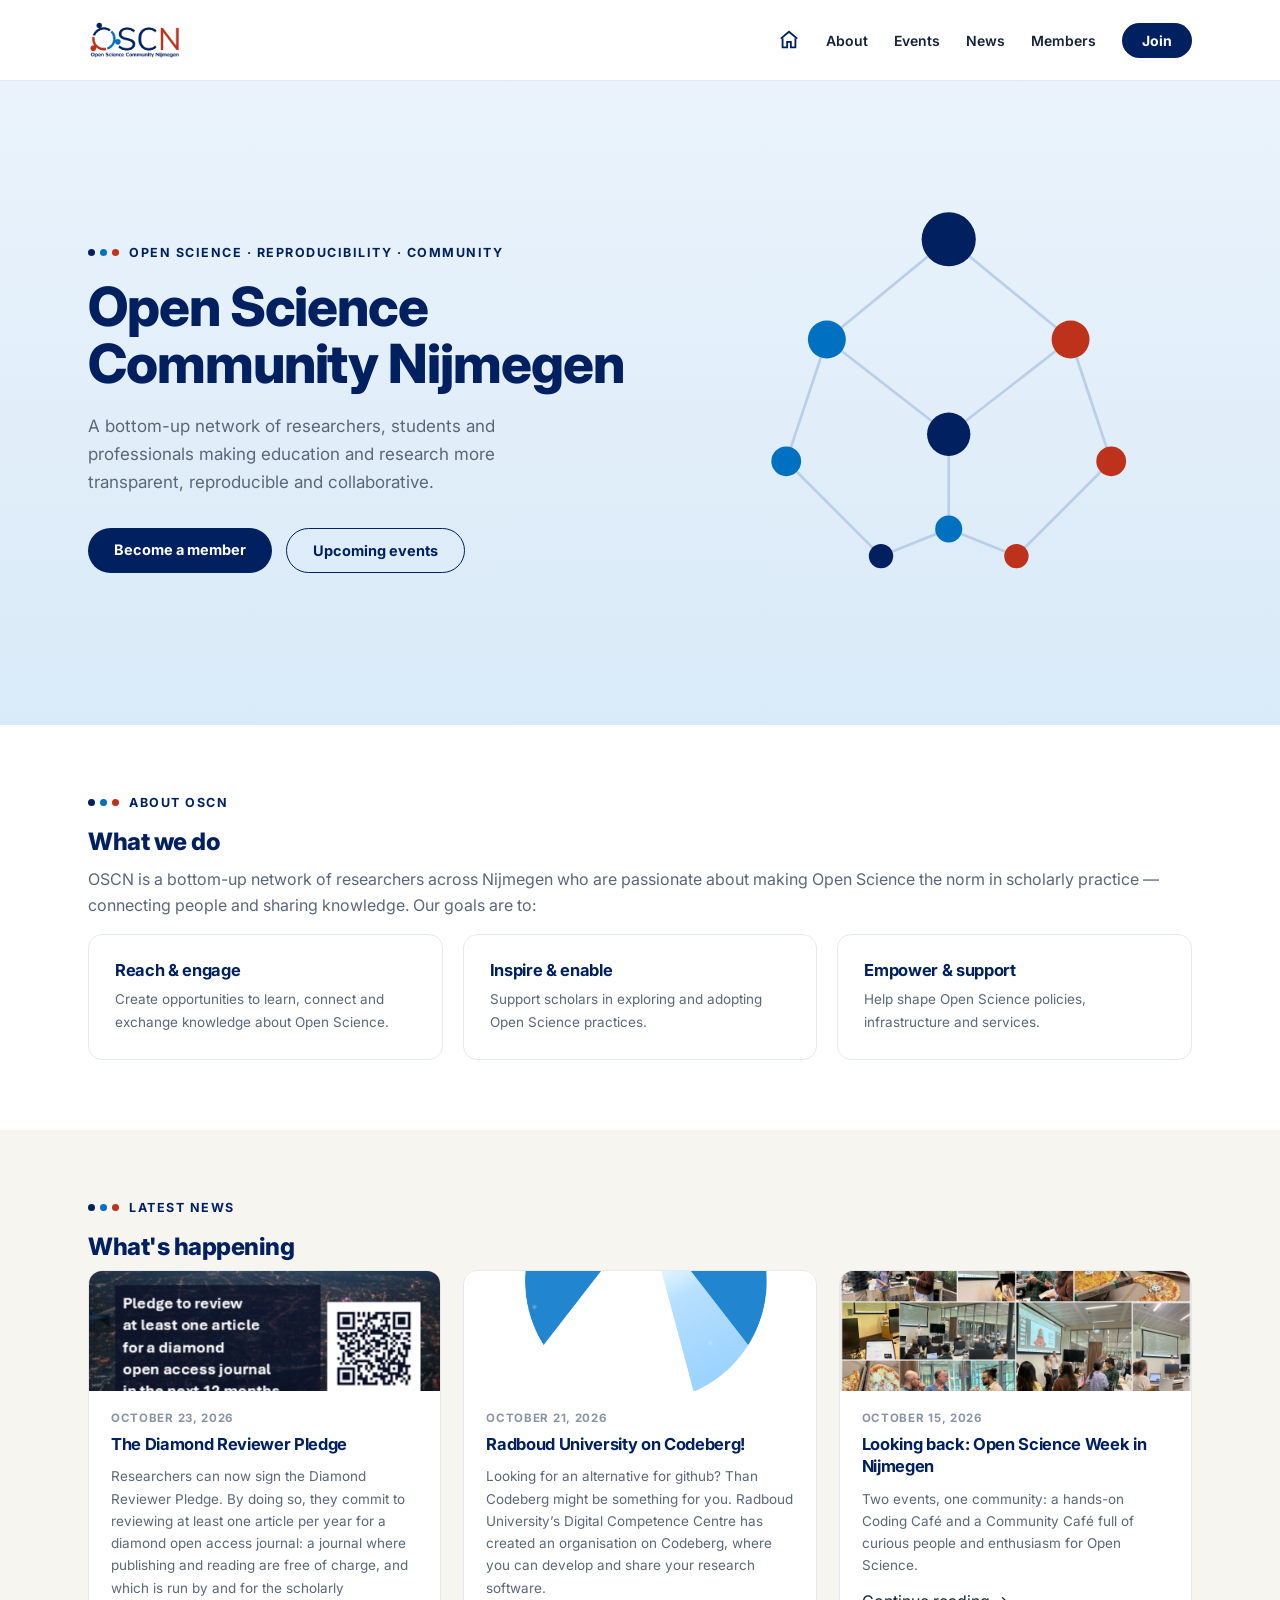
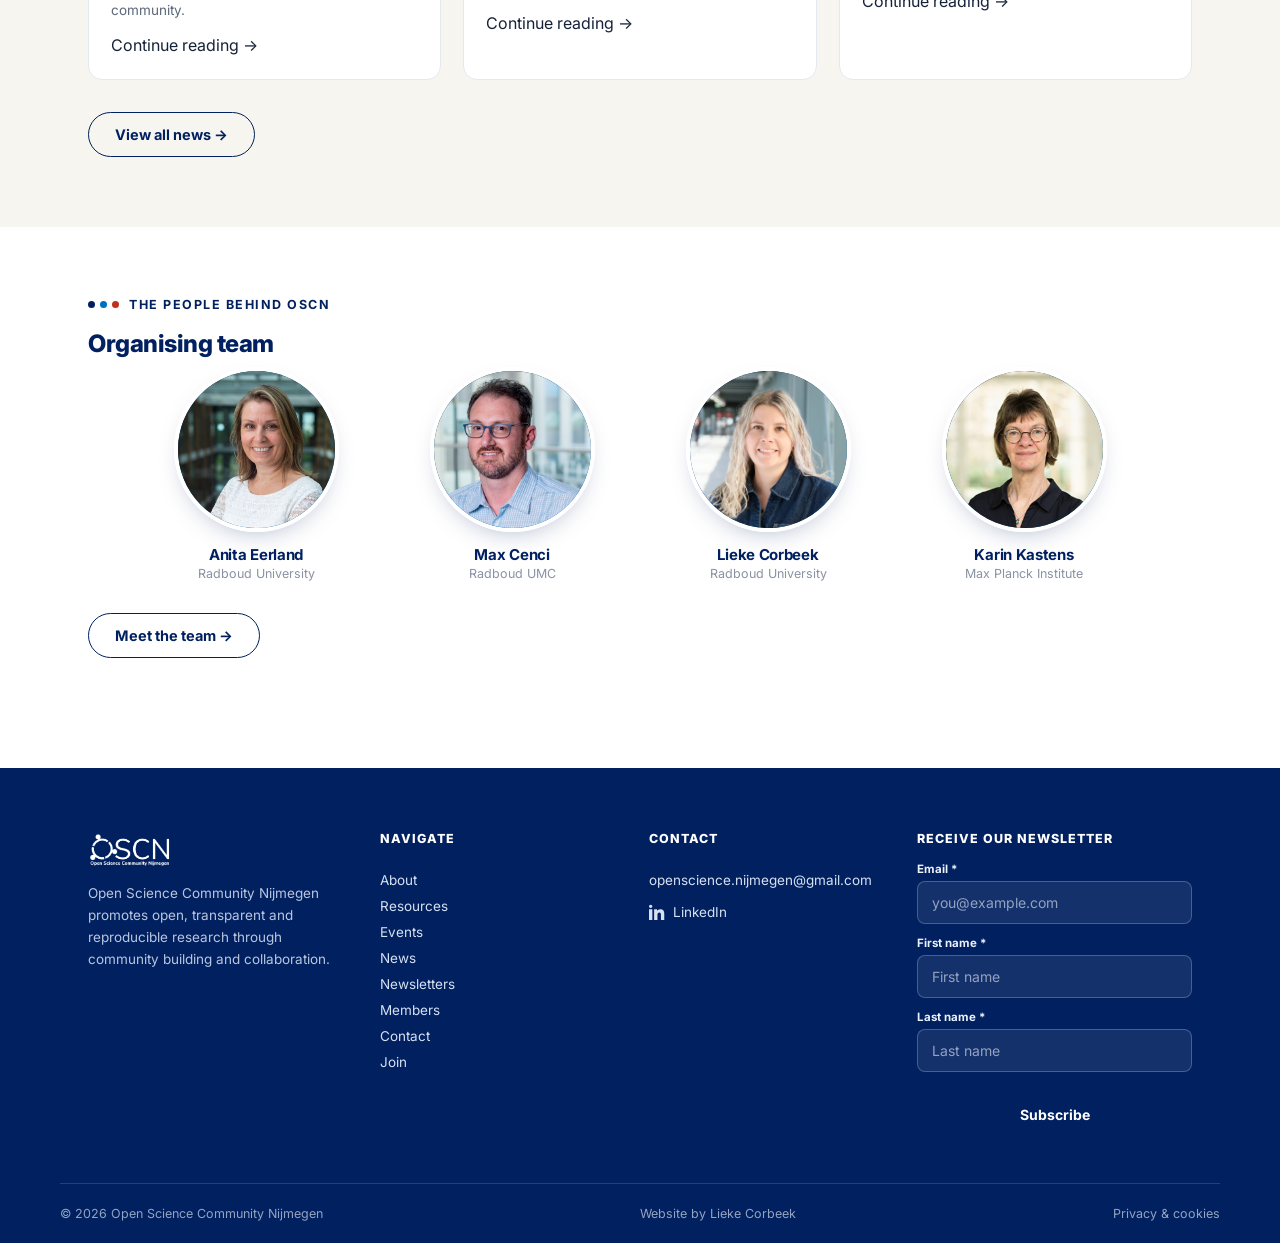
<file: index.html>
<!DOCTYPE html>
<html lang="en">
<head>
<meta charset="UTF-8">
<meta name="viewport" content="width=device-width, initial-scale=1.0">
<link rel="icon" type="image/png" href="images/favicon.png">
<title>Open Science Community Nijmegen | OSCN</title>
<link rel="stylesheet" href="style.css">
</head>
<body>
<header class="site">
  <div class="wrap bar">
    <a class="logo" href="index.html">
      <img src="images/OSCN_logo_transparant.png" alt="OSCN Logo">
    </a>
    <button class="nav-toggle" id="navToggle">MENU</button>
    <nav class="primary" id="primaryNav">
      <ul>
        <li><a href="index.html" class="home-link" aria-label="Home"><svg viewBox="0 0 24 24" width="22" height="22" fill="none" stroke="currentColor" stroke-width="2">
          <path d="M3 10.5L12 3l9 7.5"></path>
          <path d="M5 10v10h5v-6h4v6h5V10"></path>
        </svg></a></li>
        <li class="dropdown">
          <a href="pages/about.html">About</a>
          <div class="dropdown-content">
            <a href="pages/contact.html">Contact</a>
            <a href="pages/resources.html">Resources</a>
          </div>
        </li>
        <li><a href="pages/events.html">Events</a></li>
        <li class="dropdown">
          <a href="pages/news.html">News</a>
          <div class="dropdown-content">
            <a href="pages/news.html">News</a>
            <a href="pages/newsletters.html">Newsletters</a>
          </div>
        </li>
        <li><a href="pages/members.html">Members</a></li>
        <li><a href="pages/join.html" class="join-btn">Join</a></li>
      </ul>
    </nav>
  </div>
</header>


<section class="hero">
  <div class="wrap">
    <div>
      <div class="eyebrow"><span class="dot3"><span></span><span></span><span></span></span>OPEN SCIENCE · REPRODUCIBILITY · COMMUNITY</div>
      <h1>Open Science Community Nijmegen</h1>
      <p class="lede">A bottom-up network of researchers, students and professionals making education and research more transparent, reproducible and collaborative.</p>
      <div class="btn-row">
        <a href="pages/join.html" class="btn btn-primary">Become a member</a>
        <a href="pages/events.html" class="btn btn-outline">Upcoming events</a>
      </div>
    </div>
    <div class="hero-graphic">
      <svg viewBox="0 0 360 340" class="node-anim">
        <g stroke-width="2" fill="none">
          <line x1="180" y1="46" x2="90" y2="120" stroke="#B9CFE8"/>
          <line x1="180" y1="46" x2="270" y2="120" stroke="#B9CFE8"/>
          <line x1="90" y1="120" x2="60" y2="210" stroke="#B9CFE8"/>
          <line x1="90" y1="120" x2="180" y2="190" stroke="#B9CFE8"/>
          <line x1="270" y1="120" x2="180" y2="190" stroke="#B9CFE8"/>
          <line x1="270" y1="120" x2="300" y2="210" stroke="#B9CFE8"/>
          <line x1="180" y1="190" x2="180" y2="260" stroke="#B9CFE8"/>
          <line x1="60" y1="210" x2="130" y2="280" stroke="#B9CFE8"/>
          <line x1="300" y1="210" x2="230" y2="280" stroke="#B9CFE8"/>
          <line x1="180" y1="260" x2="130" y2="280" stroke="#B9CFE8"/>
          <line x1="180" y1="260" x2="230" y2="280" stroke="#B9CFE8"/>
        </g>
        <circle cx="180" cy="46" r="20" fill="#002060"/>
        <circle cx="90" cy="120" r="14" fill="#0070C0"/>
        <circle cx="270" cy="120" r="14" fill="#BE311A"/>
        <circle cx="60" cy="210" r="11" fill="#0070C0"/>
        <circle cx="180" cy="190" r="16" fill="#002060"/>
        <circle cx="300" cy="210" r="11" fill="#BE311A"/>
        <circle cx="180" cy="260" r="10" fill="#0070C0"/>
        <circle cx="130" cy="280" r="9" fill="#002060"/>
        <circle cx="230" cy="280" r="9" fill="#BE311A"/>
      </svg>
    </div>
  </div>
</section>

<section class="block reveal">
  <div class="wrap">
    <div class="section-head">
      <div class="eyebrow"><span class="dot3"><span></span><span></span><span></span></span>ABOUT OSCN</div>
      <h2>What we do</h2>
      <p>OSCN is a bottom-up network of researchers across Nijmegen who are passionate about making Open Science the norm in scholarly practice — connecting people and sharing knowledge. Our goals are to:</p>
    </div>
    <div class="card-grid">
      <div class="info-card reveal"><h3>Reach &amp; engage</h3><p>Create opportunities to learn, connect and exchange knowledge about Open Science.</p></div>
      <div class="info-card reveal"><h3>Inspire &amp; enable</h3><p>Support scholars in exploring and adopting Open Science practices.</p></div>
      <div class="info-card reveal"><h3>Empower &amp; support</h3><p>Help shape Open Science policies, infrastructure and services.</p></div>
    </div>
  </div>
</section>

<section class="block alt reveal">
  <div class="wrap">
    <div class="section-head">
      <div class="eyebrow"><span class="dot3"><span></span><span></span><span></span></span>LATEST NEWS</div>
      <h2>What's happening</h2>
    </div>
    <div class="news-grid" id="index-news-grid"></div>
    <div style="margin-top:32px;"><a href="pages/news.html" class="btn btn-outline">View all news →</a></div>
  </div>
</section>

<section class="block reveal">
  <div class="wrap">
    <div class="section-head">
      <div class="eyebrow"><span class="dot3"><span></span><span></span><span></span></span>THE PEOPLE BEHIND OSCN</div>
      <h2>Organising team</h2>
    </div>

    <div class="team-grid">
      <div class="team-card reveal">
        <div class="avatar"><img src="images/about/anita.jpeg" alt="Anita Eerland"></div>
        <h3>Anita Eerland</h3>
        <div class="role">Radboud University</div>
      </div>

      <div class="team-card reveal">
        <div class="avatar"><img src="images/about/max.png" alt="Max Cenci"></div>
        <h3>Max Cenci</h3>
        <div class="role">Radboud UMC</div>
      </div>

      <div class="team-card reveal">
        <div class="avatar"><img src="images/about/lieke.jpg" alt="Lieke Corbeek"></div>
        <h3>Lieke Corbeek</h3>
        <div class="role">Radboud University</div>
      </div>

      <div class="team-card reveal">
        <div class="avatar"><img src="images/about/karin.jpg" alt="Karin Kastens"></div>
        <h3>Karin Kastens</h3>
        <div class="role">Max Planck Institute</div>
      </div>
    </div>

    <div style="margin-top:32px;">
      <a href="pages/about.html" class="btn btn-outline">Meet the team →</a>
    </div>
  </div>
</section>

<footer class="site">
  <div class="wrap footer-grid">
    <div>
      <a class="logo" href="index.html">
        <img src="images/OSCN_logo_transparant.png" alt="OSCN Logo">
      </a>
      <p>Open Science Community Nijmegen promotes open, transparent and reproducible research through community building and collaboration.</p>
    </div>
    <div class="flinks">
      <h3>Navigate</h3>
      <a href="pages/about.html">About</a>
      <a href="pages/resources.html">Resources</a>
      <a href="pages/events.html">Events</a>
      <a href="pages/news.html">News</a>
      <a href="pages/newsletters.html">Newsletters</a>
      <a href="pages/members.html">Members</a>
      <a href="pages/contact.html">Contact</a>
      <a href="pages/join.html">Join</a>
    </div>
    <div class="flinks">
      <h3>Contact</h3>
      <a href="mailto:openscience.nijmegen@gmail.com">openscience.nijmegen@gmail.com</a>
      <a class="social-link" href="https://www.linkedin.com/company/open-science-community-nijmegen/" target="_blank" rel="noopener noreferrer">
        <svg viewBox="0 0 24 24"><path d="M4.98 3.5C4.98 4.88 3.87 6 2.5 6S0 4.88 0 3.5 1.12 1 2.5 1 4.98 2.12 4.98 3.5zM0 8h5v16H0V8zm7.5 0H12v2.2h.1C12.9 8.8 14.7 7.7 17 7.7c5 0 5.9 3.3 5.9 7.6V24h-5v-7.3c0-1.7 0-3.9-2.4-3.9s-2.8 1.9-2.8 3.8V24h-5V8z"/></svg>
        LinkedIn
      </a>
    </div>
    <div>
      <h3>Receive our newsletter</h3>
      <form method="post" action="https://open-science-community-nijmegen.email-provider.eu/subscribe/post/index.php" accept-charset="utf-8" class="footer-form form-op7pq9fkox">
        <input type="hidden" name="next" value="" />
        <input type="hidden" name="a" value="ohz7mrmpse" />
        <input type="hidden" name="l" value="op7pq9fkox" />
        <label for="id-Kz6LqtiXnQ">Email *</label>
        <input name="Kz6LqtiXnQ" id="id-Kz6LqtiXnQ" type="email" placeholder="you@example.com" required>
        <label for="id-P3Px8y6G0Y">First name *</label>
        <input name="P3Px8y6G0Y" id="id-P3Px8y6G0Y" type="text" placeholder="First name" required>
        <label for="id-OTxNlZSNlG">Last name *</label>
        <input name="OTxNlZSNlG" id="id-OTxNlZSNlG" type="text" placeholder="Last name" required>
        <input type="email" id="email" name="email" style="position:absolute;left:-9999px;" tabindex="-1" autocomplete="off">
        <input type="submit" value="Subscribe">
      </form>
      <script src="https://open-science-community-nijmegen.email-provider.eu/subscribe/check/validate.js"></script>
    </div>
  </div>
  <div class="wrap footer-bottom">
    <span>© 2026 Open Science Community Nijmegen</span>
    <span>Website by Lieke Corbeek</span>
    <span><a href="pages/privacy.html">Privacy &amp; cookies</a></span>
  </div>
</footer>

<script src="scripts/news-data.js"></script>
<script src="script.js"></script>
<script>
  const latest = newsArticles.slice(0, 3);
document.getElementById("index-news-grid").innerHTML =
  latest.map(a => renderNewsCard(a, "", "pages/")).join("");
</script>
</body>
</html>
</file>
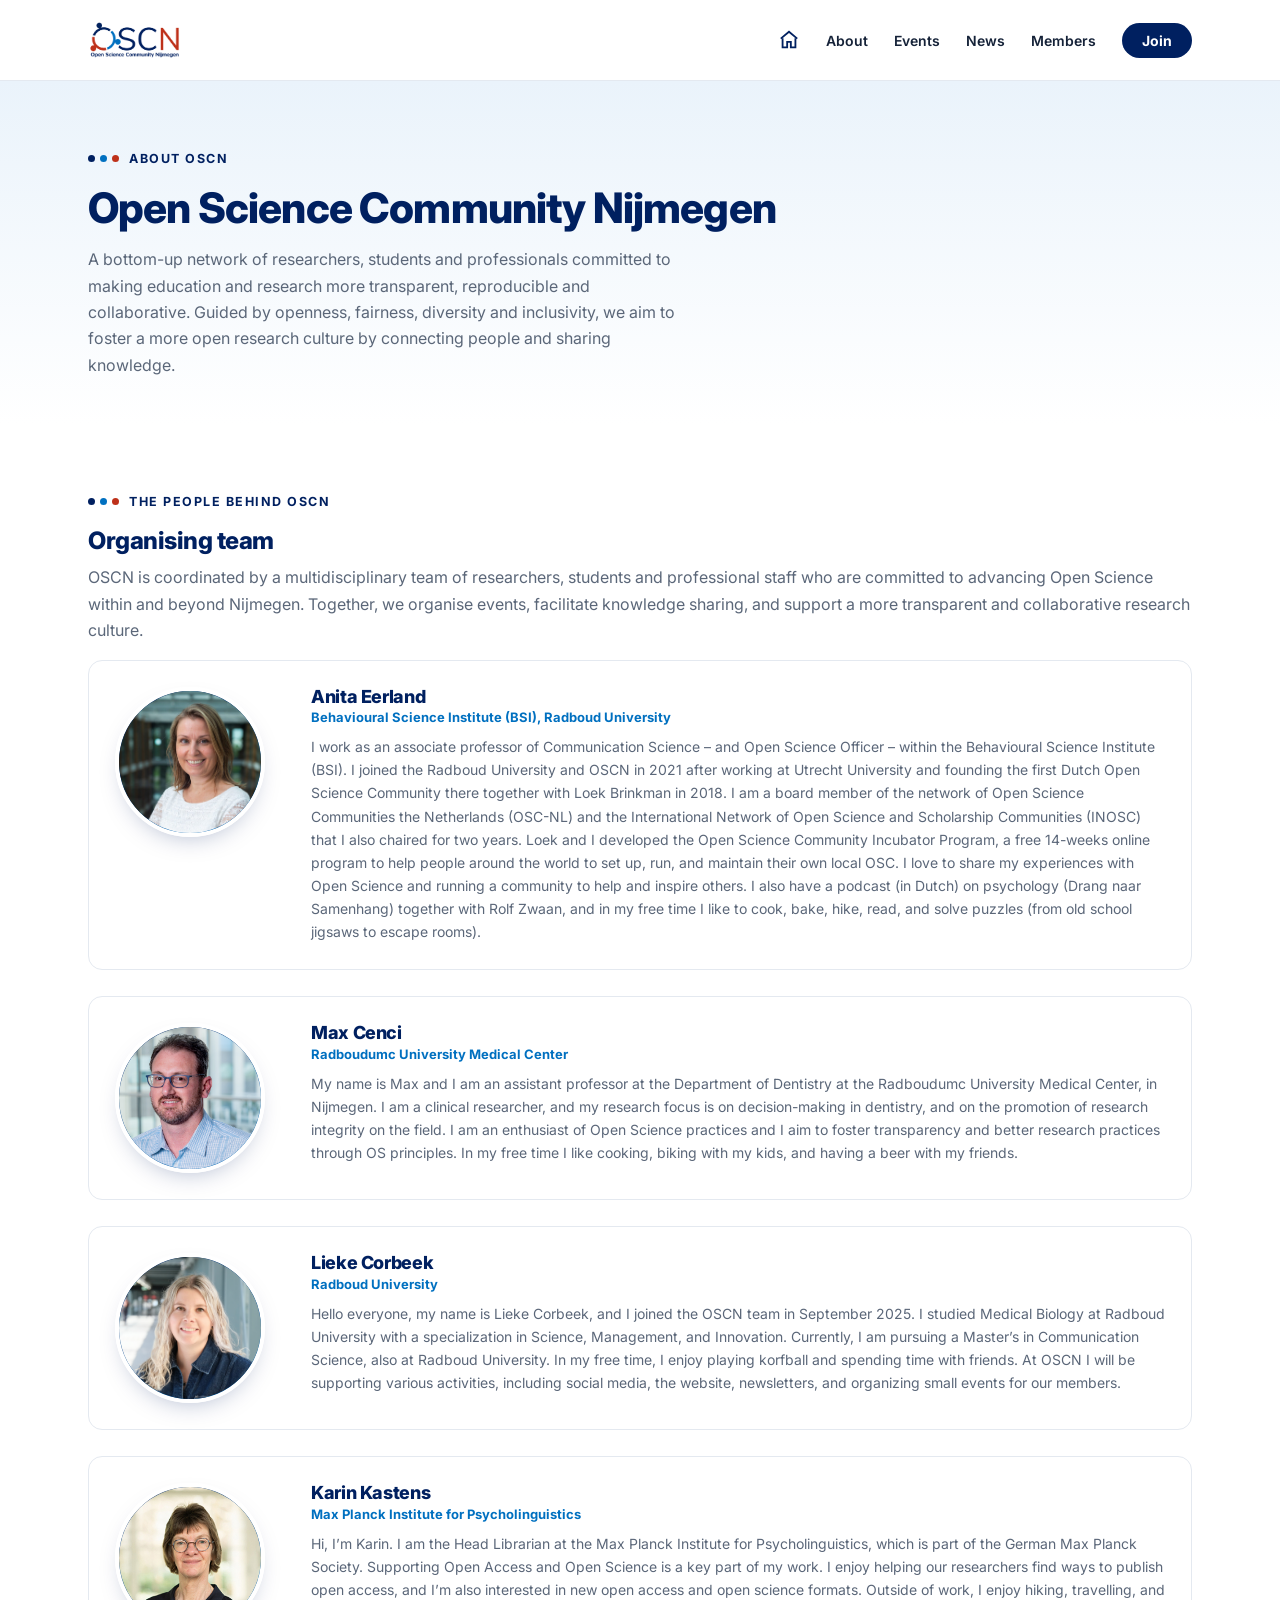
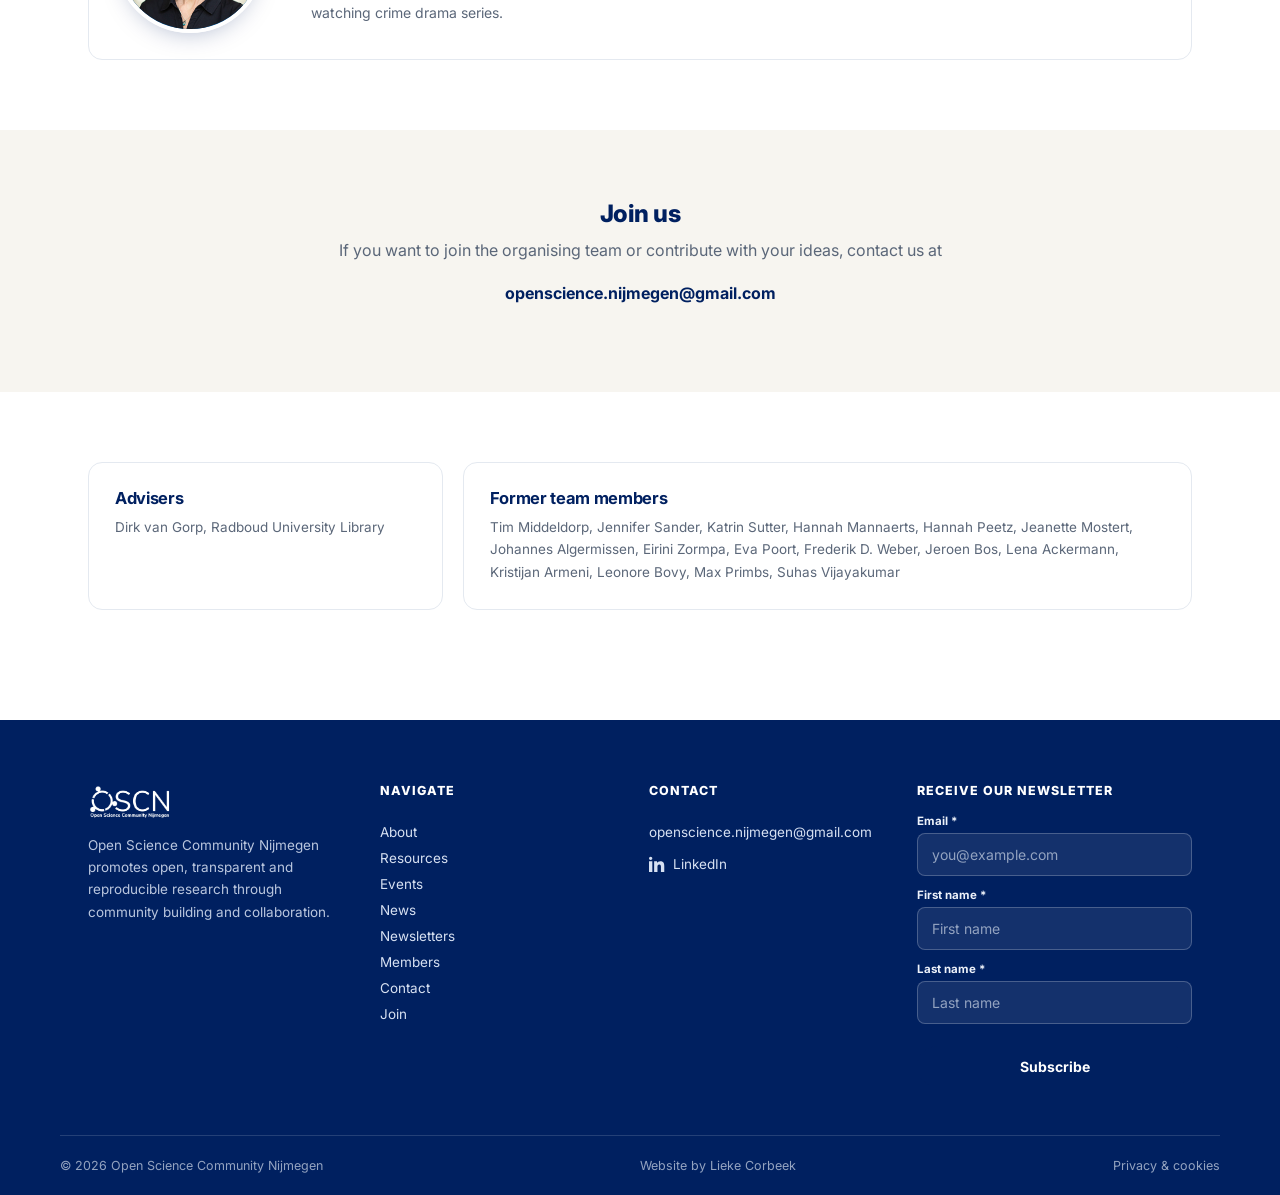
<file: pages/about.html>
<!DOCTYPE html>
<html lang="en">
<head>
<meta charset="UTF-8">
<meta name="viewport" content="width=device-width, initial-scale=1.0">
  <link rel="icon" type="image/png" href="../images/favicon.png">
<title>About | OSCN</title>
<link rel="stylesheet" href="../style.css">
</head>
<body>
<header class="site">
  <div class="wrap bar">
    <a class="logo" href="../index.html">
      <img src="../images/OSCN_logo_transparant.png" alt="OSCN Logo">
    </a>
    <button class="nav-toggle" id="navToggle">MENU</button>
    <nav class="primary" id="primaryNav">
      <ul>
        <li><a href="../index.html" class="home-link" aria-label="Home"><svg viewBox="0 0 24 24" width="22" height="22" fill="none" stroke="currentColor" stroke-width="2">
          <path d="M3 10.5L12 3l9 7.5"></path>
          <path d="M5 10v10h5v-6h4v6h5V10"></path>
        </svg></a></li>
        <li class="dropdown">
          <a href="../pages/about.html">About</a>
          <div class="dropdown-content">
            <a href="../pages/contact.html">Contact</a>
            <a href="../pages/resources.html">Resources</a>
          </div>
        </li>
        <li><a href="../pages/events.html">Events</a></li>
        <li class="dropdown">
          <a href="../pages/news.html">News</a>
          <div class="dropdown-content">
            <a href="../pages/news.html">News</a>
            <a href="../pages/newsletters.html">Newsletters</a>
          </div>
        </li>
        <li><a href="../pages/members.html">Members</a></li>
        <li><a href="../pages/join.html" class="join-btn">Join</a></li>
      </ul>
    </nav>
  </div>
</header>


<section class="page-hero reveal">
  <div class="wrap">
    <div class="eyebrow"><span class="dot3"><span></span><span></span><span></span></span>ABOUT OSCN</div>
    <h1>Open Science Community Nijmegen</h1>
    <p class="lede">A bottom-up network of researchers, students and professionals committed to making education and research more transparent, reproducible and collaborative. Guided by openness, fairness, diversity and inclusivity, we aim to foster a more open research culture by connecting people and sharing knowledge.</p>
  </div>
</section>

<section class="block reveal">
  <div class="wrap">
    <div class="section-head">
      <div class="eyebrow"><span class="dot3"><span></span><span></span><span></span></span>THE PEOPLE BEHIND OSCN</div>
      <h2>Organising team</h2>
      <p>OSCN is coordinated by a multidisciplinary team of researchers, students and professional staff who are committed to advancing Open Science within and beyond Nijmegen. Together, we organise events, facilitate knowledge sharing, and support a more transparent and collaborative research culture.</p>
    </div>
    <div class="bio-grid">

      <article class="bio-card reveal">
        <div class="avatar"><img src="../images/about/anita.jpeg" alt="Anita Eerland"></div>
        <div>
          <h3>Anita Eerland</h3>
          <span class="role">Behavioural Science Institute (BSI), Radboud University</span>
          <p>I work as an associate professor of Communication Science – and Open Science Officer – within the Behavioural Science Institute (BSI). I joined the Radboud University and OSCN in 2021 after working at Utrecht University and founding the first Dutch Open Science Community there together with Loek Brinkman in 2018. I am a board member of the network of Open Science Communities the Netherlands (OSC-NL) and the International Network of Open Science and Scholarship Communities (INOSC) that I also chaired for two years. Loek and I developed the Open Science Community Incubator Program, a free 14-weeks online program to help people around the world to set up, run, and maintain their own local OSC. I love to share my experiences with Open Science and running a community to help and inspire others. I also have a podcast (in Dutch) on psychology (Drang naar Samenhang) together with Rolf Zwaan, and in my free time I like to cook, bake, hike, read, and solve puzzles (from old school jigsaws to escape rooms).
        </div>
      </article>

      <article class="bio-card reveal">
        <div class="avatar"><img src="../images/about/max.png" alt="Max Cenci"></div>
        <div>
          <h3>Max Cenci</h3>
          <span class="role">Radboudumc University Medical Center</span>
          <p>My name is Max and I am an assistant professor at the Department of Dentistry at the Radboudumc University Medical Center, in Nijmegen. I am a clinical researcher, and my research focus is on decision-making in dentistry, and on the promotion of research integrity on the field. I am an enthusiast of Open Science practices and I aim to foster transparency and better research practices through OS principles. In my free time I like cooking, biking with my kids, and having a beer with my friends.
        </div>
      </article>

      <article class="bio-card reveal">
        <div class="avatar"><img src="../images/about/lieke.jpg" alt="Lieke Corbeek"></div>
        <div>
          <h3>Lieke Corbeek</h3>
          <span class="role">Radboud University</span>
          <p>Hello everyone, my name is Lieke Corbeek, and I joined the OSCN team in September 2025. I studied Medical Biology at Radboud University with a specialization in Science, Management, and Innovation. Currently, I am pursuing a Master’s in Communication Science, also at Radboud University. In my free time, I enjoy playing korfball and spending time with friends. At OSCN I will be supporting various activities, including social media, the website, newsletters, and organizing small events for our members.
        </div>
      </article>

      <article class="bio-card reveal">
        <div class="avatar"><img src="../images/about/karin.jpg" alt="Karin Kastens"></div>
        <div>
          <h3>Karin Kastens</h3>
          <span class="role">Max Planck Institute for Psycholinguistics</span>
          <p>Hi, I’m Karin. I am the Head Librarian at the Max Planck Institute for Psycholinguistics, which is part of the German Max Planck Society. Supporting Open Access and Open Science is a key part of my work. I enjoy helping our researchers find ways to publish open access, and I’m also interested in new open access and open science formats. Outside of work, I enjoy hiking, travelling, and watching crime drama series.
        </div>
      </article>

    </div>
  </div>
</section>

<section class="block alt reveal">
  <div class="wrap" style="text-align:center;">
    <h2>Join us</h2>
    <p>If you want to join the organising team or contribute with your ideas, contact us at</p>
    <p style="color:var(--navy);font-weight:700;font-size:16px;">openscience.nijmegen@gmail.com</p>
  </div>
</section>

<section class="block reveal">
  <div class="wrap">
    <div class="card-grid">
      <div class="info-card reveal">
        <h3>Advisers</h3>
        <p>Dirk van Gorp, Radboud University Library</p>
      </div>
      <div class="info-card reveal" style="grid-column:span 2;">
        <h3>Former team members</h3>
        <p>Tim Middeldorp, Jennifer Sander, Katrin Sutter, Hannah Mannaerts, Hannah Peetz, Jeanette Mostert, Johannes Algermissen, Eirini Zormpa, Eva Poort, Frederik D. Weber, Jeroen Bos, Lena Ackermann, Kristijan Armeni, Leonore Bovy, Max Primbs, Suhas Vijayakumar</p>
      </div>
    </div>
  </div>
</section>

<footer class="site">
  <div class="wrap footer-grid">
    <div>
      <a class="logo" href="../index.html">
        <img src="../images/OSCN_logo_transparant.png" alt="OSCN Logo">
      </a>
      <p>Open Science Community Nijmegen promotes open, transparent and reproducible research through community building and collaboration.</p>
    </div>
    <div class="flinks">
      <h3>Navigate</h3>
      <a href="../pages/about.html">About</a>
      <a href="../pages/resources.html">Resources</a>
      <a href="../pages/events.html">Events</a>
      <a href="../pages/news.html">News</a>
      <a href="../pages/newsletters.html">Newsletters</a>
      <a href="../pages/members.html">Members</a>
      <a href="../pages/contact.html">Contact</a>
      <a href="../pages/join.html">Join</a>
    </div>
    <div class="flinks">
      <h3>Contact</h3>
      <a href="mailto:openscience.nijmegen@gmail.com">openscience.nijmegen@gmail.com</a>
      <a class="social-link" href="https://www.linkedin.com/company/open-science-community-nijmegen/" target="_blank" rel="noopener noreferrer">
        <svg viewBox="0 0 24 24"><path d="M4.98 3.5C4.98 4.88 3.87 6 2.5 6S0 4.88 0 3.5 1.12 1 2.5 1 4.98 2.12 4.98 3.5zM0 8h5v16H0V8zm7.5 0H12v2.2h.1C12.9 8.8 14.7 7.7 17 7.7c5 0 5.9 3.3 5.9 7.6V24h-5v-7.3c0-1.7 0-3.9-2.4-3.9s-2.8 1.9-2.8 3.8V24h-5V8z"/></svg>
        LinkedIn
      </a>
    </div>
    <div>
      <h3>Receive our newsletter</h3>
      <form method="post" action="https://open-science-community-nijmegen.email-provider.eu/subscribe/post/index.php" accept-charset="utf-8" class="footer-form form-op7pq9fkox">
        <input type="hidden" name="next" value="" />
        <input type="hidden" name="a" value="ohz7mrmpse" />
        <input type="hidden" name="l" value="op7pq9fkox" />
        <label for="id-Kz6LqtiXnQ">Email *</label>
        <input name="Kz6LqtiXnQ" id="id-Kz6LqtiXnQ" type="email" placeholder="you@example.com" required>
        <label for="id-P3Px8y6G0Y">First name *</label>
        <input name="P3Px8y6G0Y" id="id-P3Px8y6G0Y" type="text" placeholder="First name" required>
        <label for="id-OTxNlZSNlG">Last name *</label>
        <input name="OTxNlZSNlG" id="id-OTxNlZSNlG" type="text" placeholder="Last name" required>
        <input type="email" id="email" name="email" style="position:absolute;left:-9999px;" tabindex="-1" autocomplete="off">
        <input type="submit" value="Subscribe">
      </form>
      <script src="https://open-science-community-nijmegen.email-provider.eu/subscribe/check/validate.js"></script>
    </div>
  </div>
  <div class="wrap footer-bottom">
    <span>© 2026 Open Science Community Nijmegen</span>
    <span>Website by Lieke Corbeek</span>
    <span><a href="../pages/privacy.html">Privacy &amp; cookies</a></span>
  </div>
</footer>

<script src="../script.js"></script>
</body>
</html>
</file>
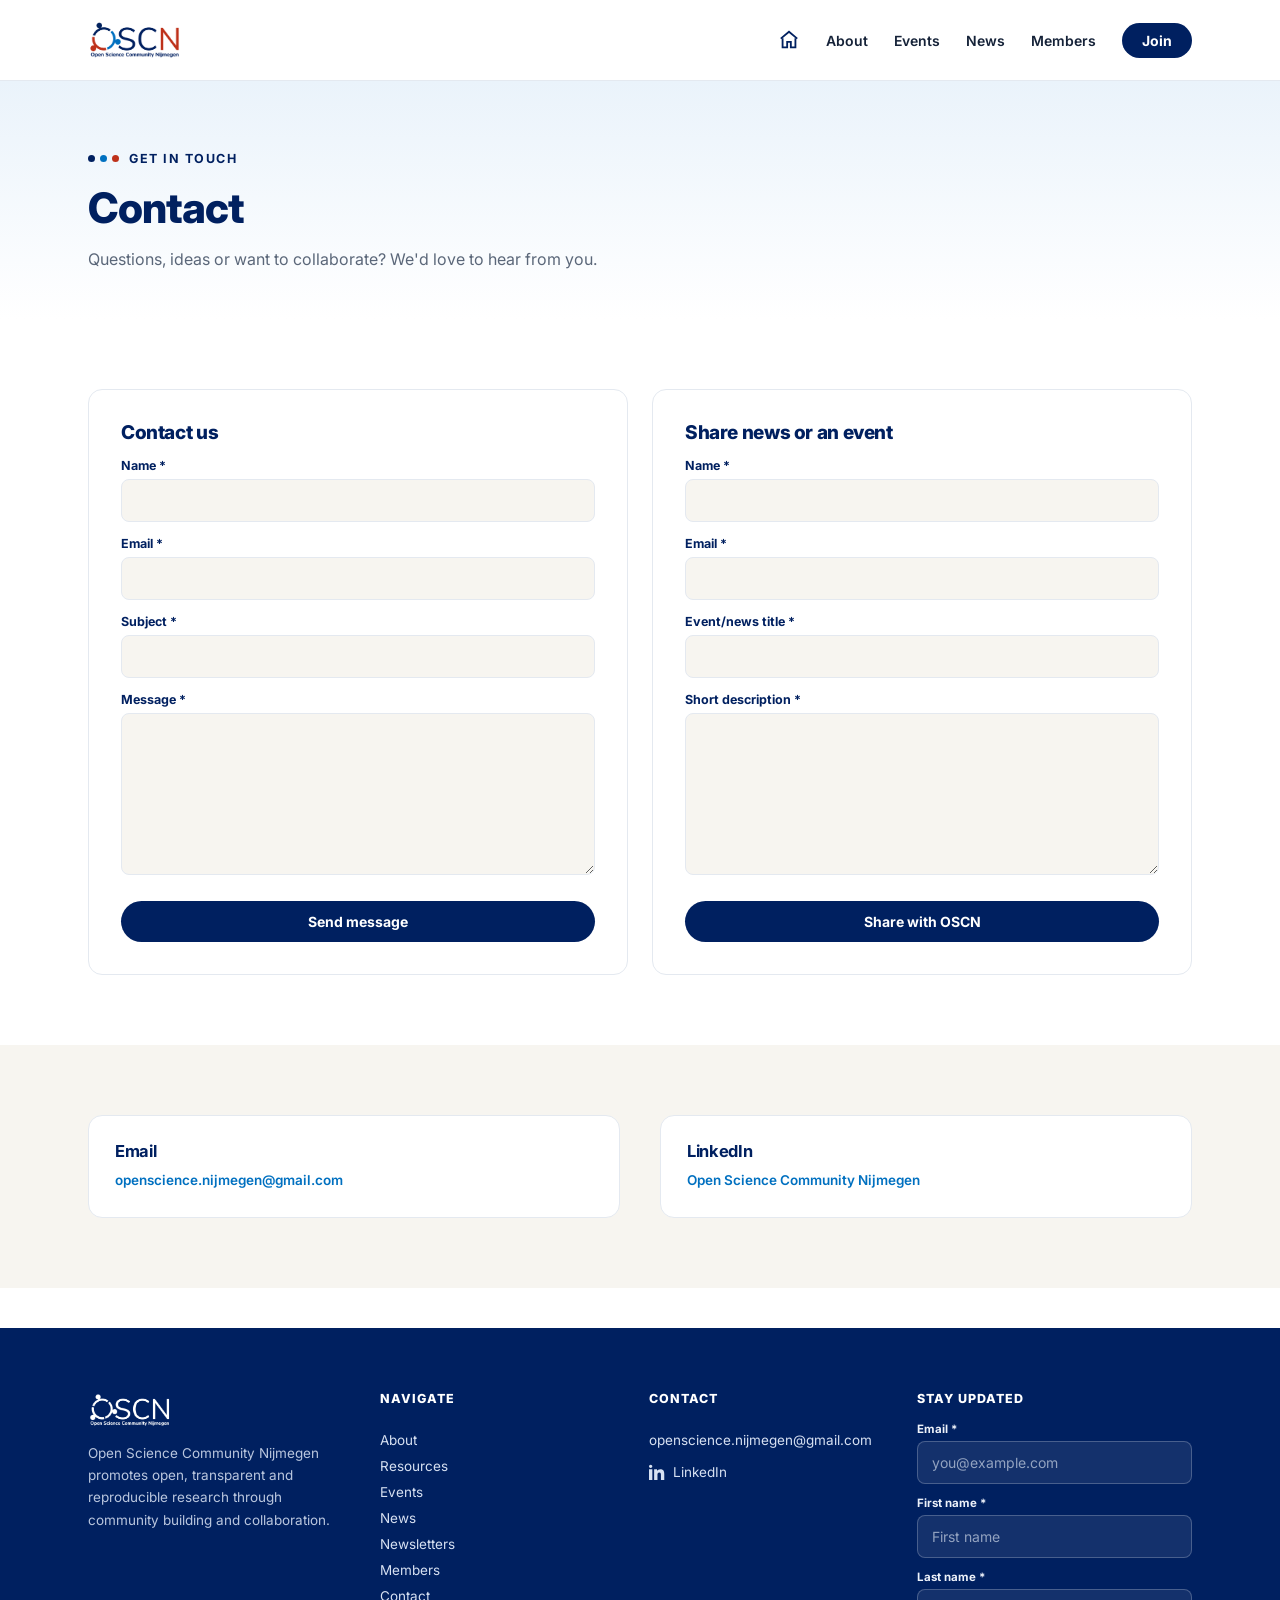
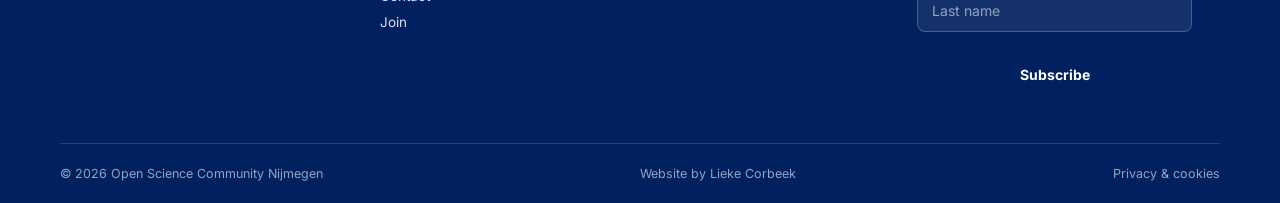
<file: pages/contact.html>
<!DOCTYPE html>
<html lang="en">
<head>
<meta charset="UTF-8">
<meta name="viewport" content="width=device-width, initial-scale=1.0">
<link rel="icon" type="image/png" href="../images/favicon.png">
<title>Contact | OSCN</title>
<link rel="stylesheet" href="../style.css">
</head>
<body>
<header class="site">
  <div class="wrap bar">
    <a class="logo" href="../index.html">
      <img src="../images/OSCN_logo_transparant.png" alt="OSCN Logo">
    </a>
    <button class="nav-toggle" id="navToggle">MENU</button>
    <nav class="primary" id="primaryNav">
      <ul>
        <li><a href="../index.html" class="home-link" aria-label="Home"><svg viewBox="0 0 24 24" width="22" height="22" fill="none" stroke="currentColor" stroke-width="2">
          <path d="M3 10.5L12 3l9 7.5"></path>
          <path d="M5 10v10h5v-6h4v6h5V10"></path>
        </svg></a></li>
        <li class="dropdown">
          <a href="../pages/about.html">About</a>
          <div class="dropdown-content">
            <a href="../pages/contact.html">Contact</a>
            <a href="../pages/resources.html">Resources</a>
          </div>
        </li>
        <li><a href="../pages/events.html">Events</a></li>
        <li class="dropdown">
          <a href="../pages/news.html">News</a>
          <div class="dropdown-content">
            <a href="../pages/news.html">News</a>
            <a href="../pages/newsletters.html">Newsletters</a>
          </div>
        </li>
        <li><a href="../pages/members.html">Members</a></li>
        <li><a href="../pages/join.html" class="join-btn">Join</a></li>
      </ul>
    </nav>
  </div>
</header>


<section class="page-hero reveal">
  <div class="wrap">
    <div class="eyebrow"><span class="dot3"><span></span><span></span><span></span></span>GET IN TOUCH</div>
    <h1>Contact</h1>
    <p class="lede">Questions, ideas or want to collaborate? We'd love to hear from you.</p>
  </div>
</section>

<section class="block reveal">
  <div class="wrap">
    <div class="form-grid">

      <div class="form-card reveal">
        <h2>Contact us</h2>
        <form action="https://formspree.io/f/JOUW_FORMSPREE_ID" method="POST">

          <input type="hidden" name="_subject" value="New message from OSCN website">
          <input type="hidden" name="_next" value="contact-thanks.html">
          <input type="text" name="_gotcha" style="display:none">

          <label for="contact-name">Name *</label>
          <input type="text" id="contact-name" name="name" required>

          <label for="contact-email">Email *</label>
          <input type="email" id="contact-email" name="email" required>

          <label for="contact-subject">Subject *</label>
          <input type="text" id="contact-subject" name="subject" required>

          <label for="contact-message">Message *</label>
          <textarea id="contact-message" name="message" rows="8" required></textarea>

          <input type="submit" value="Send message">

        </form>
      </div>

      <div class="form-card reveal">
        <h2>Share news or an event</h2>
        <form action="https://formspree.io/f/JOUW_FORMSPREE_ID" method="POST">

          <input type="hidden" name="_subject" value="Share Form">
          <input type="hidden" name="_next" value="contact-thanks.html">
          <input type="text" name="_gotcha" style="display:none">

          <label for="share-name">Name *</label>
          <input type="text" id="share-name" name="name" required>

          <label for="share-email">Email *</label>
          <input type="email" id="share-email" name="email" required>

          <label for="share-title">Event/news title *</label>
          <input type="text" id="share-title" name="title" required>

          <label for="share-description">Short description *</label>
          <textarea id="share-description" name="description" rows="8" required></textarea>

          <input type="submit" value="Share with OSCN">

        </form>
      </div>

    </div>
  </div>
</section>

<section class="block alt reveal">
  <div class="wrap" style="display:grid;grid-template-columns:1fr 1fr;gap:40px;">
    <div class="info-card reveal">
      <h3>Email</h3>
      <p><a href="mailto:openscience.nijmegen@gmail.com" style="color:var(--blue);font-weight:600;">openscience.nijmegen@gmail.com</a></p>
    </div>
    <div class="info-card reveal">
      <h3>LinkedIn</h3>
      <p><a href="https://www.linkedin.com/company/open-science-community-nijmegen/" target="_blank" rel="noopener noreferrer" style="color:var(--blue);font-weight:600;">Open Science Community Nijmegen</a></p>
    </div>
  </div>
</section>

<footer class="site">
  <div class="wrap footer-grid">
    <div>
      <a class="logo" href="../index.html">
        <img src="../images/OSCN_logo_transparant.png" alt="OSCN Logo">
      </a>
      <p>Open Science Community Nijmegen promotes open, transparent and reproducible research through community building and collaboration.</p>
    </div>
    <div class="flinks">
      <h3>Navigate</h3>
      <a href="../pages/about.html">About</a>
      <a href="../pages/resources.html">Resources</a>
      <a href="../pages/events.html">Events</a>
      <a href="../pages/news.html">News</a>
      <a href="../pages/newsletters.html">Newsletters</a>
      <a href="../pages/members.html">Members</a>
      <a href="../pages/contact.html">Contact</a>
      <a href="../pages/join.html">Join</a>
    </div>
    <div class="flinks">
      <h3>Contact</h3>
      <a href="mailto:openscience.nijmegen@gmail.com">openscience.nijmegen@gmail.com</a>
      <a class="social-link" href="https://www.linkedin.com/company/open-science-community-nijmegen/" target="_blank" rel="noopener noreferrer">
        <svg viewBox="0 0 24 24"><path d="M4.98 3.5C4.98 4.88 3.87 6 2.5 6S0 4.88 0 3.5 1.12 1 2.5 1 4.98 2.12 4.98 3.5zM0 8h5v16H0V8zm7.5 0H12v2.2h.1C12.9 8.8 14.7 7.7 17 7.7c5 0 5.9 3.3 5.9 7.6V24h-5v-7.3c0-1.7 0-3.9-2.4-3.9s-2.8 1.9-2.8 3.8V24h-5V8z"/></svg>
        LinkedIn
      </a>
    </div>
    <div>
      <h3>Stay updated</h3>
      <form method="post" action="https://open-science-community-nijmegen.email-provider.eu/subscribe/post/index.php" accept-charset="utf-8" class="footer-form form-op7pq9fkox">
        <input type="hidden" name="next" value="" />
        <input type="hidden" name="a" value="ohz7mrmpse" />
        <input type="hidden" name="l" value="op7pq9fkox" />
        <label for="id-Kz6LqtiXnQ">Email *</label>
        <input name="Kz6LqtiXnQ" id="id-Kz6LqtiXnQ" type="email" placeholder="you@example.com" required>
        <label for="id-P3Px8y6G0Y">First name *</label>
        <input name="P3Px8y6G0Y" id="id-P3Px8y6G0Y" type="text" placeholder="First name" required>
        <label for="id-OTxNlZSNlG">Last name *</label>
        <input name="OTxNlZSNlG" id="id-OTxNlZSNlG" type="text" placeholder="Last name" required>
        <input type="email" id="email" name="email" style="position:absolute;left:-9999px;" tabindex="-1" autocomplete="off">
        <input type="submit" value="Subscribe">
      </form>
      <script src="https://open-science-community-nijmegen.email-provider.eu/subscribe/check/validate.js"></script>
    </div>
  </div>
  <div class="wrap footer-bottom">
    <span>© 2026 Open Science Community Nijmegen</span>
    <span>Website by Lieke Corbeek</span>
    <span><a href="../pages/privacy.html">Privacy &amp; cookies</a></span>
  </div>
</footer>

<script src="../script.js"></script>
</body>
</html>
</file>
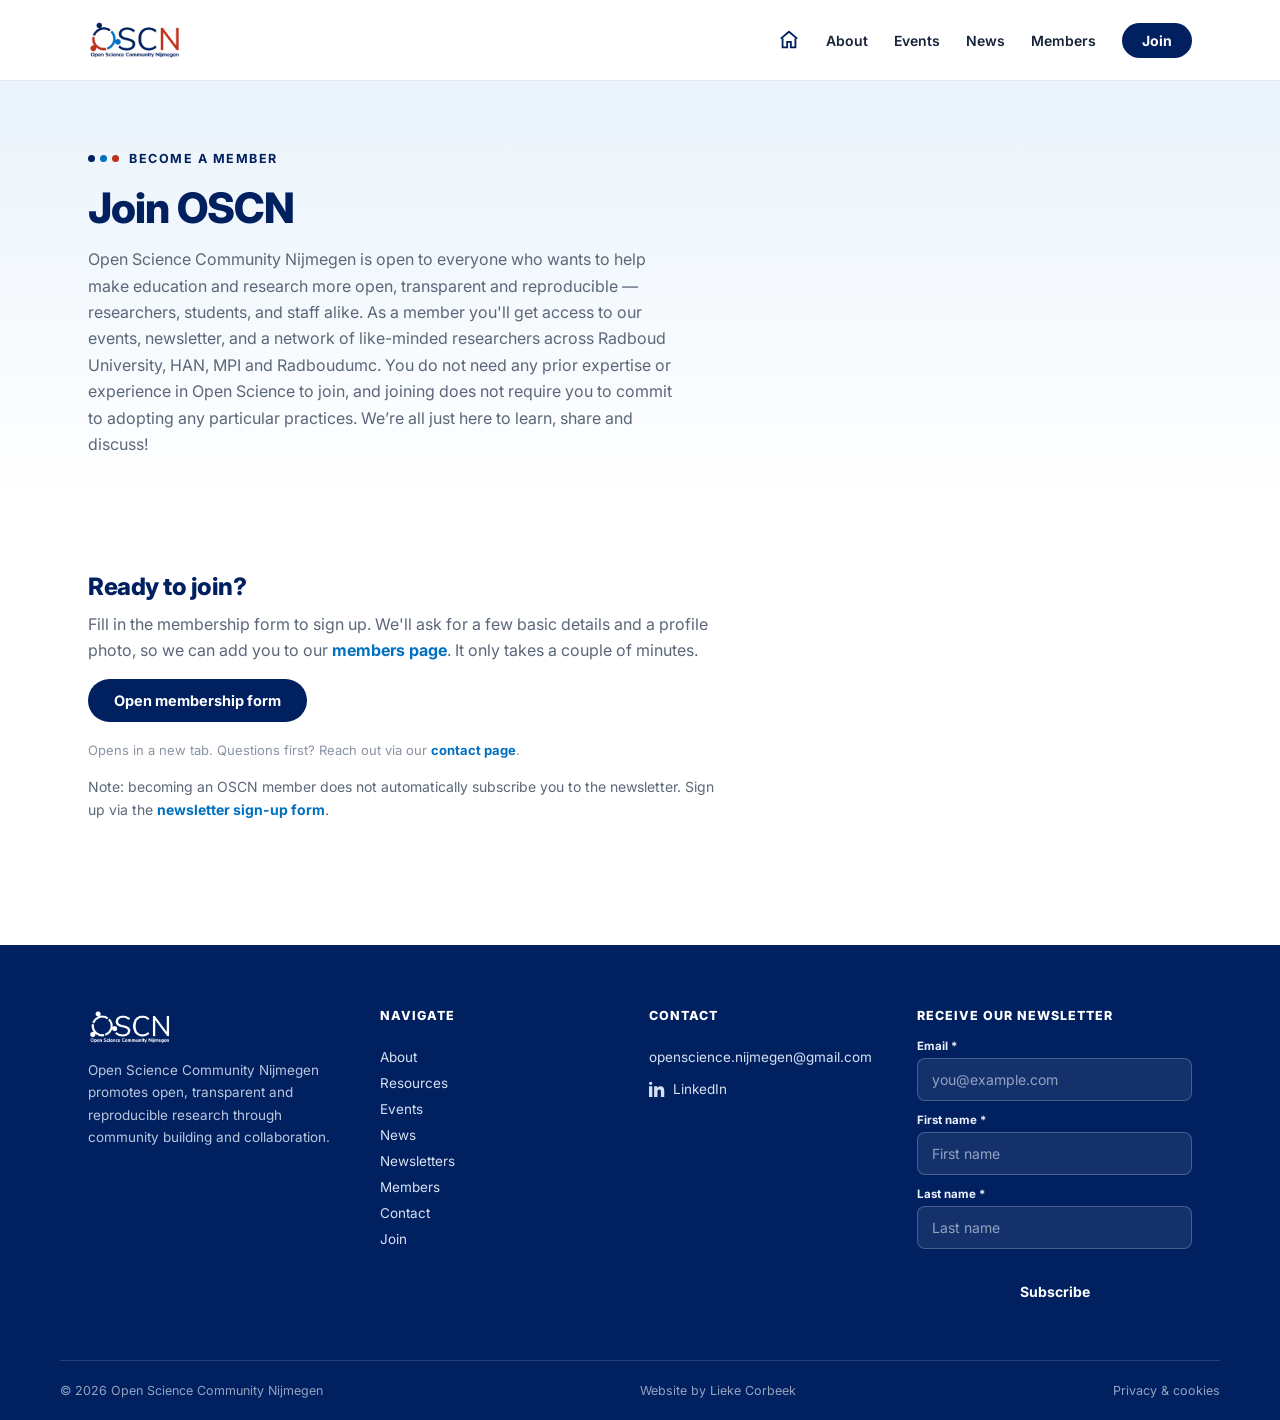
<file: pages/join.html>
<!DOCTYPE html>
<html lang="en">
<head>
<meta charset="UTF-8">
<meta name="viewport" content="width=device-width, initial-scale=1.0">
<link rel="icon" type="image/png" href="../images/favicon.png">
<title>Join | OSCN</title>
<link rel="stylesheet" href="../style.css">
</head>
<body>
<header class="site">
  <div class="wrap bar">
    <a class="logo" href="../index.html">
      <img src="../images/OSCN_logo_transparant.png" alt="OSCN Logo">
    </a>
    <button class="nav-toggle" id="navToggle">MENU</button>
    <nav class="primary" id="primaryNav">
      <ul>
        <li><a href="../index.html" class="home-link" aria-label="Home"><svg viewBox="0 0 24 24" width="22" height="22" fill="none" stroke="currentColor" stroke-width="2">
          <path d="M3 10.5L12 3l9 7.5"></path>
          <path d="M5 10v10h5v-6h4v6h5V10"></path>
        </svg></a></li>
        <li class="dropdown">
          <a href="../pages/about.html">About</a>
          <div class="dropdown-content">
            <a href="../pages/contact.html">Contact</a>
            <a href="../pages/resources.html">Resources</a>
          </div>
        </li>
        <li><a href="../pages/events.html">Events</a></li>
        <li class="dropdown">
          <a href="../pages/news.html">News</a>
          <div class="dropdown-content">
            <a href="../pages/news.html">News</a>
            <a href="../pages/newsletters.html">Newsletters</a>
          </div>
        </li>
        <li><a href="../pages/members.html">Members</a></li>
        <li><a href="../pages/join.html" class="join-btn">Join</a></li>
      </ul>
    </nav>
  </div>
</header>


<section class="page-hero reveal">
  <div class="wrap">
    <div class="eyebrow"><span class="dot3"><span></span><span></span><span></span></span>BECOME A MEMBER</div>
    <h1>Join OSCN</h1>
    <p class="lede">Open Science Community Nijmegen is open to everyone who wants to help make education and research more open, transparent and reproducible — researchers, students, and staff alike. As a member you'll get access to our events, newsletter, and a network of like-minded researchers across Radboud University, HAN, MPI and Radboudumc. 
      You do not need any prior expertise or experience in Open Science to join, and joining does not require you to commit to adopting any particular practices.
We’re all just here to learn, share and discuss!</p>
  </div>
</section>

<section class="block reveal">
  <div class="wrap">
    <div style="max-width:640px;">
      <h2>Ready to join?</h2>
      <p>Fill in the membership form to sign up. We'll ask for a few basic details and a profile photo, so we can add you to our <a href="../pages/members.html" style="color:var(--blue);font-weight:700;">members page</a>. It only takes a couple of minutes.</p>
      <div class="btn-row">
        <a href="https://docs.google.com/forms/d/e/1FAIpQLSftvi5n8QWtFtghGnBt6BHNHB7uumUhVEZviw-HfRTtoo4kRg/viewform?usp=header" class="btn btn-primary" target="_blank" rel="noopener noreferrer">Open membership form</a>
      </div>
      <p style="font-size:13px;color:var(--muted);margin-top:18px;">Opens in a new tab. Questions first? Reach out via our <a href="../pages/contact.html" style="color:var(--blue);font-weight:700;">contact page</a>.</p>
      <p style="font-size:14px;margin-top:12px;"<strong>Note:</strong> becoming an OSCN member does not automatically subscribe you to the newsletter. Sign up via the <a href="newsletters.html#newsletter" style="color:var(--blue);font-weight:700;">newsletter sign-up form</a>.</p>
    </div>
  </div>
</section>

<footer class="site">
  <div class="wrap footer-grid">
    <div>
      <a class="logo" href="../index.html">
        <img src="../images/OSCN_logo_transparant.png" alt="OSCN Logo">
      </a>
      <p>Open Science Community Nijmegen promotes open, transparent and reproducible research through community building and collaboration.</p>
    </div>
    <div class="flinks">
      <h3>Navigate</h3>
      <a href="../pages/about.html">About</a>
      <a href="../pages/resources.html">Resources</a>
      <a href="../pages/events.html">Events</a>
      <a href="../pages/news.html">News</a>
      <a href="../pages/newsletters.html">Newsletters</a>
      <a href="../pages/members.html">Members</a>
      <a href="../pages/contact.html">Contact</a>
      <a href="../pages/join.html">Join</a>
    </div>
    <div class="flinks">
      <h3>Contact</h3>
      <a href="mailto:openscience.nijmegen@gmail.com">openscience.nijmegen@gmail.com</a>
      <a class="social-link" href="https://www.linkedin.com/company/open-science-community-nijmegen/" target="_blank" rel="noopener noreferrer">
        <svg viewBox="0 0 24 24"><path d="M4.98 3.5C4.98 4.88 3.87 6 2.5 6S0 4.88 0 3.5 1.12 1 2.5 1 4.98 2.12 4.98 3.5zM0 8h5v16H0V8zm7.5 0H12v2.2h.1C12.9 8.8 14.7 7.7 17 7.7c5 0 5.9 3.3 5.9 7.6V24h-5v-7.3c0-1.7 0-3.9-2.4-3.9s-2.8 1.9-2.8 3.8V24h-5V8z"/></svg>
        LinkedIn
      </a>
    </div>
    <div id="newsletter">
      <h3>Receive our newsletter</h3>
      <form method="post" action="https://open-science-community-nijmegen.email-provider.eu/subscribe/post/index.php" accept-charset="utf-8" class="footer-form form-op7pq9fkox">
        <input type="hidden" name="next" value="" />
        <input type="hidden" name="a" value="ohz7mrmpse" />
        <input type="hidden" name="l" value="op7pq9fkox" />
        <label for="id-Kz6LqtiXnQ">Email *</label>
        <input name="Kz6LqtiXnQ" id="id-Kz6LqtiXnQ" type="email" placeholder="you@example.com" required>
        <label for="id-P3Px8y6G0Y">First name *</label>
        <input name="P3Px8y6G0Y" id="id-P3Px8y6G0Y" type="text" placeholder="First name" required>
        <label for="id-OTxNlZSNlG">Last name *</label>
        <input name="OTxNlZSNlG" id="id-OTxNlZSNlG" type="text" placeholder="Last name" required>
        <input type="email" id="email" name="email" style="position:absolute;left:-9999px;" tabindex="-1" autocomplete="off">
        <input type="submit" value="Subscribe">
      </form>
      <script src="https://open-science-community-nijmegen.email-provider.eu/subscribe/check/validate.js"></script>
    </div>
  </div>
  <div class="wrap footer-bottom">
    <span>© 2026 Open Science Community Nijmegen</span>
    <span>Website by Lieke Corbeek</span>
    <span><a href="../pages/privacy.html">Privacy &amp; cookies</a></span>
  </div>
</footer>

<script src="../script.js"></script>
</body>
</html>
</file>
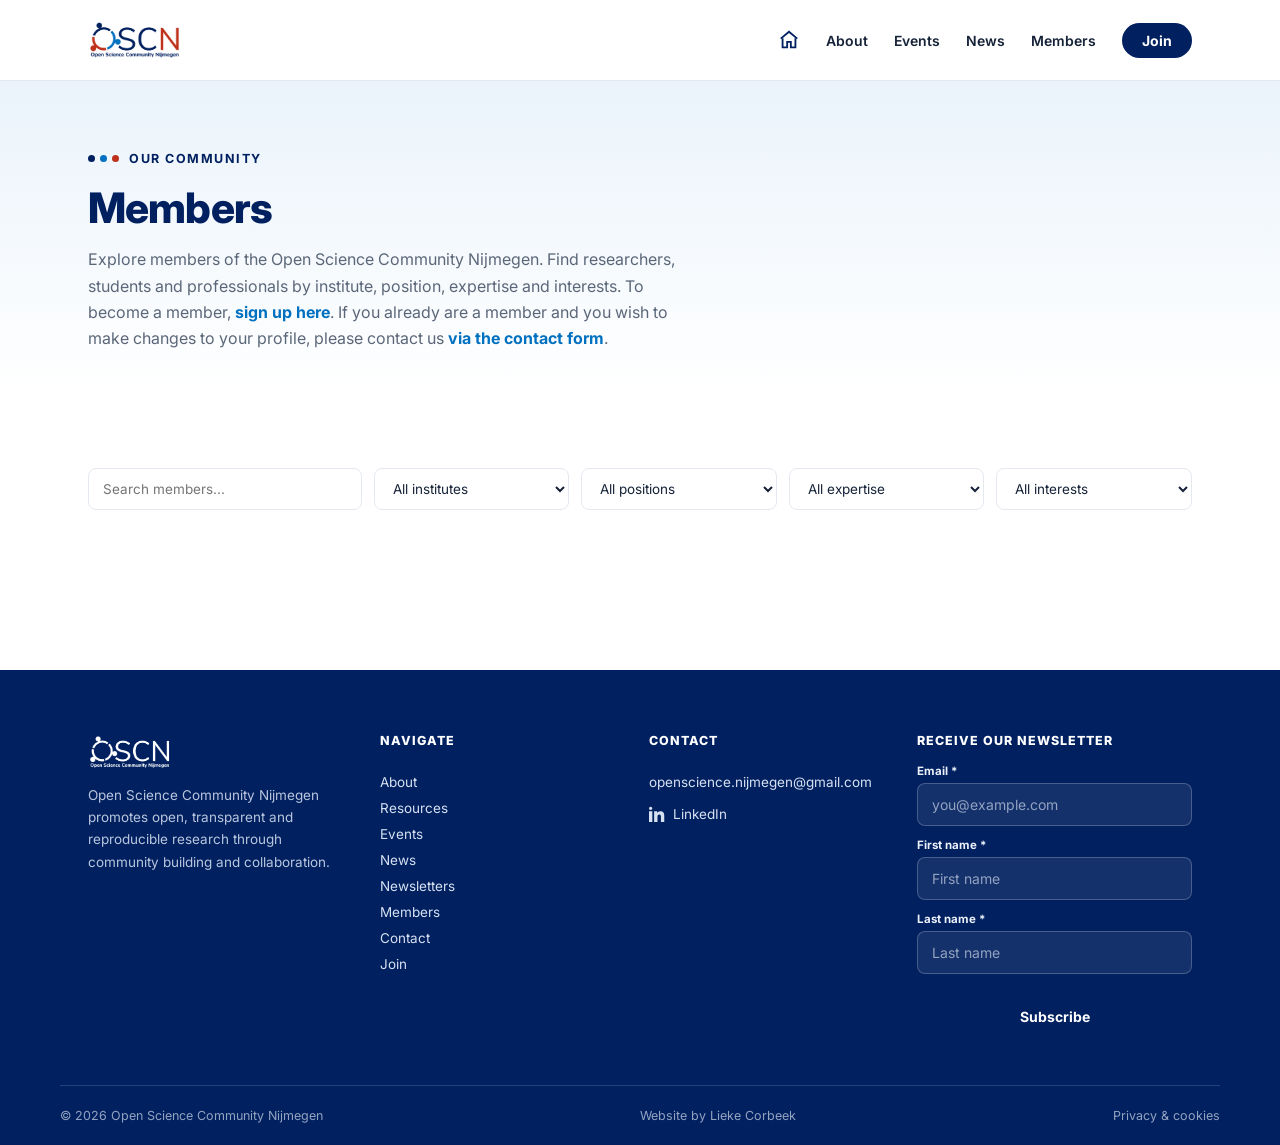
<file: pages/members.html>
<!DOCTYPE html>
<html lang="en">
<head>
<meta charset="UTF-8">
<meta name="viewport" content="width=device-width, initial-scale=1.0">
<link rel="icon" type="image/png" href="../images/favicon.png">
<title>Members | OSCN</title>
<link rel="stylesheet" href="../style.css">
</head>
<body>
<header class="site">
  <div class="wrap bar">
    <a class="logo" href="../index.html">
      <img src="../images/OSCN_logo_transparant.png" alt="OSCN Logo">
    </a>
    <button class="nav-toggle" id="navToggle">MENU</button>
    <nav class="primary" id="primaryNav">
      <ul>
        <li><a href="../index.html" class="home-link" aria-label="Home"><svg viewBox="0 0 24 24" width="22" height="22" fill="none" stroke="currentColor" stroke-width="2">
          <path d="M3 10.5L12 3l9 7.5"></path>
          <path d="M5 10v10h5v-6h4v6h5V10"></path>
        </svg></a></li>
        <li class="dropdown">
          <a href="../pages/about.html">About</a>
          <div class="dropdown-content">
            <a href="../pages/contact.html">Contact</a>
            <a href="../pages/resources.html">Resources</a>
          </div>
        </li>
        <li><a href="../pages/events.html">Events</a></li>
        <li class="dropdown">
          <a href="../pages/news.html">News</a>
          <div class="dropdown-content">
            <a href="../pages/news.html">News</a>
            <a href="../pages/newsletters.html">Newsletters</a>
          </div>
        </li>
        <li><a href="../pages/members.html">Members</a></li>
        <li><a href="../pages/join.html" class="join-btn">Join</a></li>
      </ul>
    </nav>
  </div>
</header>


<section class="page-hero reveal">
  <div class="wrap">
    <div class="eyebrow"><span class="dot3"><span></span><span></span><span></span></span>OUR COMMUNITY</div>
    <h1>Members</h1>
    <p class="lede">Explore members of the Open Science Community Nijmegen. Find researchers, students and professionals by institute, position, expertise and interests. To become a member, <a href="../pages/join.html" style="color:var(--blue);font-weight:700;">sign up here</a>. If you already are a member and you wish to make changes to your profile, please contact us <a href="../pages/contact.html" style="color:var(--blue);font-weight:700;">via the contact form</a>.</p>
  </div>
</section>

<section class="block reveal">
  <div class="wrap">

    <div class="member-filters">
      <input id="search-input" type="text" placeholder="Search members...">

      <select id="institute-filter">
        <option value="">All institutes</option>
        <option value="Radboud University">Radboud University</option>
        <option value="Radboud UMC">Radboud UMC</option>
        <option value="HAN University of Applied Sciences">HAN University of Applied Sciences</option>
        <option value="Max Planck Institute for Psycholinguistics">Max Planck Institute for Psycholinguistics</option>
      </select>

      <select id="position-filter">
        <option value="">All positions</option>
        <option>Assistant Professor</option>
        <option>Associate Professor</option>
        <option>Full Professor</option>
        <option>PhD Candidate</option>
        <option>Postdoctoral Researcher</option>
        <option>Researcher</option>
        <option>Teacher</option>
        <option>Support Staff / Organisational Professional</option>
        <option>Student</option>
      </select>

      <select id="expertise-filter">
        <option value="">All expertise</option>
        <option>Citizen Science</option>
        <option>FAIR</option>
        <option>GitHub</option>
        <option>Open Access</option>
        <option>Open Code</option>
        <option>Open Data</option>
        <option>Open Education</option>
        <option>Open Review</option>
        <option>Open Software</option>
        <option>Open Source</option>
        <option>Preregistration</option>
        <option>Public Engagement</option>
        <option>Registered Reports</option>
        <option>Replication</option>
        <option>Reproducibility</option>
        <option>Research Integrity</option>
        <option>Rewards & Recognition</option>
        <option>Scholarly Publishing</option>
        <option>Transparent Reporting</option>
      </select>

      <select id="interest-filter">
        <option value="">All interests</option>
        <option>Citizen Science</option>
        <option>FAIR</option>
        <option>GitHub</option>
        <option>Open Access</option>
        <option>Open Code</option>
        <option>Open Data</option>
        <option>Open Education</option>
        <option>Open Review</option>
        <option>Open Software</option>
        <option>Open Source</option>
        <option>Preregistration</option>
        <option>Public Engagement</option>
        <option>Registered Reports</option>
        <option>Replication</option>
        <option>Reproducibility</option>
        <option>Research Integrity</option>
        <option>Rewards & Recognition</option>
        <option>Scholarly Publishing</option>
        <option>Transparent Reporting</option>
      </select>
    </div>

    <div class="members-grid" id="membersGrid"></div>

  </div>
</section>

<footer class="site">
  <div class="wrap footer-grid">
    <div>
      <a class="logo" href="../index.html">
        <img src="../images/OSCN_logo_transparant.png" alt="OSCN Logo">
      </a>
      <p>Open Science Community Nijmegen promotes open, transparent and reproducible research through community building and collaboration.</p>
    </div>
    <div class="flinks">
      <h3>Navigate</h3>
      <a href="../pages/about.html">About</a>
      <a href="../pages/resources.html">Resources</a>
      <a href="../pages/events.html">Events</a>
      <a href="../pages/news.html">News</a>
      <a href="../pages/newsletters.html">Newsletters</a>
      <a href="../pages/members.html">Members</a>
      <a href="../pages/contact.html">Contact</a>
      <a href="../pages/join.html">Join</a>
    </div>
    <div class="flinks">
      <h3>Contact</h3>
      <a href="mailto:openscience.nijmegen@gmail.com">openscience.nijmegen@gmail.com</a>
      <a class="social-link" href="https://www.linkedin.com/company/open-science-community-nijmegen/" target="_blank" rel="noopener noreferrer">
        <svg viewBox="0 0 24 24"><path d="M4.98 3.5C4.98 4.88 3.87 6 2.5 6S0 4.88 0 3.5 1.12 1 2.5 1 4.98 2.12 4.98 3.5zM0 8h5v16H0V8zm7.5 0H12v2.2h.1C12.9 8.8 14.7 7.7 17 7.7c5 0 5.9 3.3 5.9 7.6V24h-5v-7.3c0-1.7 0-3.9-2.4-3.9s-2.8 1.9-2.8 3.8V24h-5V8z"/></svg>
        LinkedIn
      </a>
    </div>
    <div>
      <h3>Receive our newsletter</h3>
      <form method="post" action="https://open-science-community-nijmegen.email-provider.eu/subscribe/post/index.php" accept-charset="utf-8" class="footer-form form-op7pq9fkox">
        <input type="hidden" name="next" value="" />
        <input type="hidden" name="a" value="ohz7mrmpse" />
        <input type="hidden" name="l" value="op7pq9fkox" />
        <label for="id-Kz6LqtiXnQ">Email *</label>
        <input name="Kz6LqtiXnQ" id="id-Kz6LqtiXnQ" type="email" placeholder="you@example.com" required>
        <label for="id-P3Px8y6G0Y">First name *</label>
        <input name="P3Px8y6G0Y" id="id-P3Px8y6G0Y" type="text" placeholder="First name" required>
        <label for="id-OTxNlZSNlG">Last name *</label>
        <input name="OTxNlZSNlG" id="id-OTxNlZSNlG" type="text" placeholder="Last name" required>
        <input type="email" id="email" name="email" style="position:absolute;left:-9999px;" tabindex="-1" autocomplete="off">
        <input type="submit" value="Subscribe">
      </form>
      <script src="https://open-science-community-nijmegen.email-provider.eu/subscribe/check/validate.js"></script>
    </div>
  </div>
  <div class="wrap footer-bottom">
    <span>© 2026 Open Science Community Nijmegen</span>
    <span>Website by Lieke Corbeek</span>
    <span><a href="../pages/privacy.html">Privacy &amp; cookies</a></span>
  </div>
</footer>

<script src="../script.js"></script>
<script src="../scripts/members.js"></script>
</body>
</html>
</file>
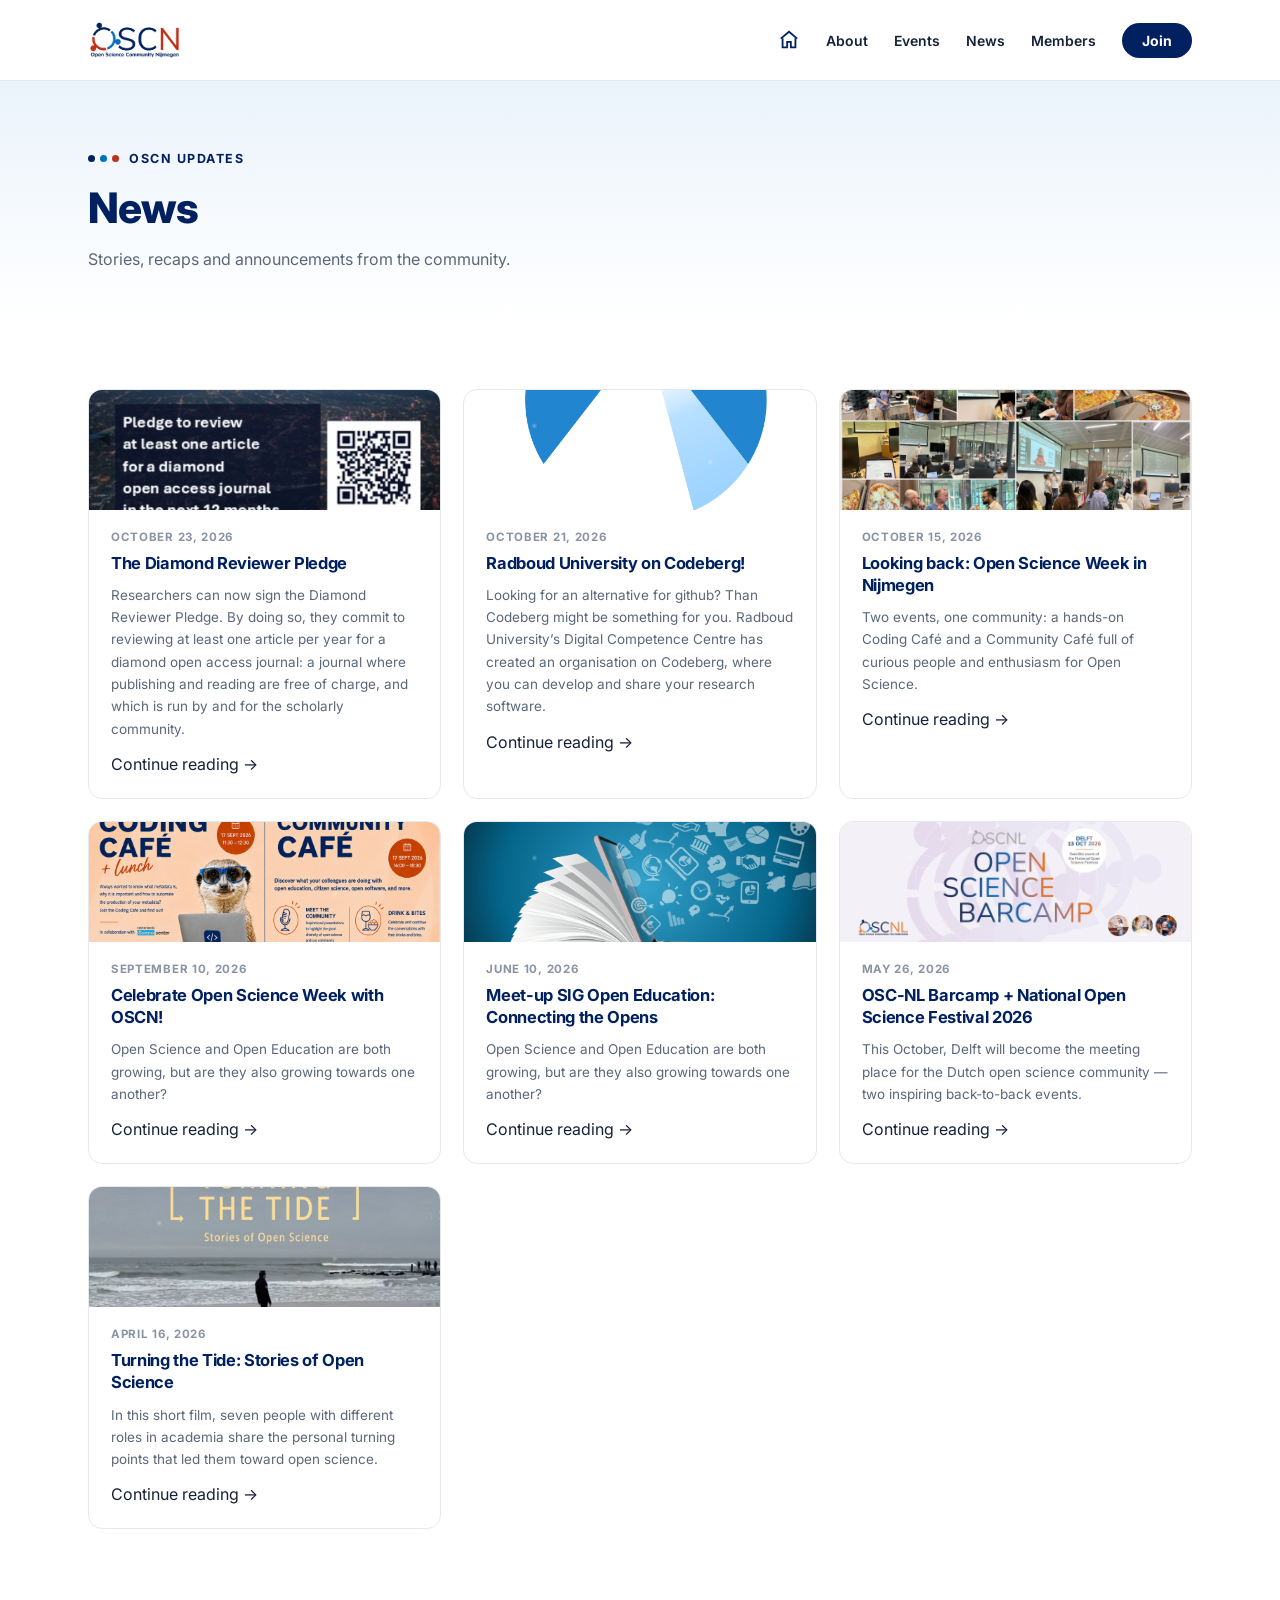
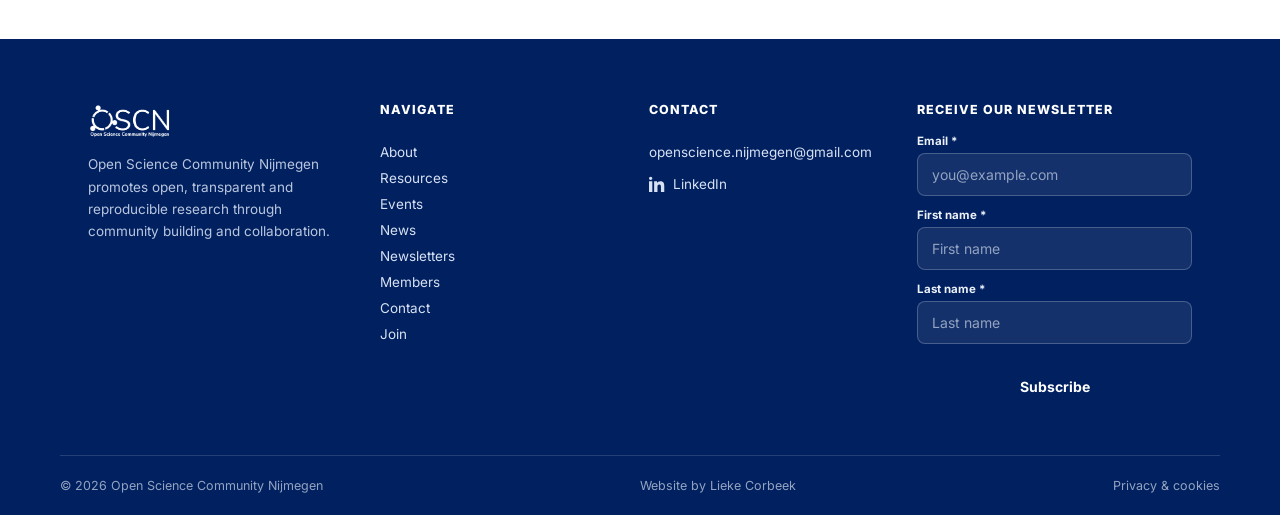
<file: pages/news.html>
<!DOCTYPE html>
<html lang="en">
<head>
<meta charset="UTF-8">
<meta name="viewport" content="width=device-width, initial-scale=1.0">
<link rel="icon" type="image/png" href="../images/favicon.png">
<title>News | OSCN</title>
<link rel="stylesheet" href="../style.css">
</head>
<body>
<header class="site">
  <div class="wrap bar">
    <a class="logo" href="../index.html">
      <img src="../images/OSCN_logo_transparant.png" alt="OSCN Logo">
    </a>
    <button class="nav-toggle" id="navToggle">MENU</button>
    <nav class="primary" id="primaryNav">
      <ul>
        <li><a href="../index.html" class="home-link" aria-label="Home"><svg viewBox="0 0 24 24" width="22" height="22" fill="none" stroke="currentColor" stroke-width="2">
          <path d="M3 10.5L12 3l9 7.5"></path>
          <path d="M5 10v10h5v-6h4v6h5V10"></path>
        </svg></a></li>
        <li class="dropdown">
          <a href="../pages/about.html">About</a>
          <div class="dropdown-content">
            <a href="../pages/contact.html">Contact</a>
            <a href="../pages/resources.html">Resources</a>
          </div>
        </li>
        <li><a href="../pages/events.html">Events</a></li>
        <li class="dropdown">
          <a href="../pages/news.html">News</a>
          <div class="dropdown-content">
            <a href="../pages/news.html">News</a>
            <a href="../pages/newsletters.html">Newsletters</a>
          </div>
        </li>
        <li><a href="../pages/members.html">Members</a></li>
        <li><a href="../pages/join.html" class="join-btn">Join</a></li>
      </ul>
    </nav>
  </div>
</header>

<section class="page-hero reveal">
  <div class="wrap">
    <div class="eyebrow"><span class="dot3"><span></span><span></span><span></span></span>OSCN UPDATES</div>
    <h1>News</h1>
    <p class="lede">Stories, recaps and announcements from the community.</p>
  </div>
</section>

<section class="block reveal">
  <div class="wrap">
    <div class="news-grid" id="news-grid"></div>
  </div>
</section>

<footer class="site">
  <div class="wrap footer-grid">
    <div>
      <a class="logo" href="../index.html">
        <img src="../images/OSCN_logo_transparant.png" alt="OSCN Logo">
      </a>
      <p>Open Science Community Nijmegen promotes open, transparent and reproducible research through community building and collaboration.</p>
    </div>
    <div class="flinks">
      <h3>Navigate</h3>
      <a href="../pages/about.html">About</a>
      <a href="../pages/resources.html">Resources</a>
      <a href="../pages/events.html">Events</a>
      <a href="../pages/news.html">News</a>
      <a href="../pages/newsletters.html">Newsletters</a>
      <a href="../pages/members.html">Members</a>
      <a href="../pages/contact.html">Contact</a>
      <a href="../pages/join.html">Join</a>
    </div>
    <div class="flinks">
      <h3>Contact</h3>
      <a href="mailto:openscience.nijmegen@gmail.com">openscience.nijmegen@gmail.com</a>
      <a class="social-link" href="https://www.linkedin.com/company/open-science-community-nijmegen/" target="_blank" rel="noopener noreferrer">
        <svg viewBox="0 0 24 24"><path d="M4.98 3.5C4.98 4.88 3.87 6 2.5 6S0 4.88 0 3.5 1.12 1 2.5 1 4.98 2.12 4.98 3.5zM0 8h5v16H0V8zm7.5 0H12v2.2h.1C12.9 8.8 14.7 7.7 17 7.7c5 0 5.9 3.3 5.9 7.6V24h-5v-7.3c0-1.7 0-3.9-2.4-3.9s-2.8 1.9-2.8 3.8V24h-5V8z"/></svg>
        LinkedIn
      </a>
    </div>
    <div>
      <h3>Receive our newsletter</h3>
      <form method="post" action="https://open-science-community-nijmegen.email-provider.eu/subscribe/post/index.php" accept-charset="utf-8" class="footer-form form-op7pq9fkox">
        <input type="hidden" name="next" value="" />
        <input type="hidden" name="a" value="ohz7mrmpse" />
        <input type="hidden" name="l" value="op7pq9fkox" />
        <label for="id-Kz6LqtiXnQ">Email *</label>
        <input name="Kz6LqtiXnQ" id="id-Kz6LqtiXnQ" type="email" placeholder="you@example.com" required>
        <label for="id-P3Px8y6G0Y">First name *</label>
        <input name="P3Px8y6G0Y" id="id-P3Px8y6G0Y" type="text" placeholder="First name" required>
        <label for="id-OTxNlZSNlG">Last name *</label>
        <input name="OTxNlZSNlG" id="id-OTxNlZSNlG" type="text" placeholder="Last name" required>
        <input type="email" id="email" name="email" style="position:absolute;left:-9999px;" tabindex="-1" autocomplete="off">
        <input type="submit" value="Subscribe">
      </form>
      <script src="https://open-science-community-nijmegen.email-provider.eu/subscribe/check/validate.js"></script>
    </div>
  </div>
  <div class="wrap footer-bottom">
    <span>© 2026 Open Science Community Nijmegen</span>
    <span>Website by Lieke Corbeek</span>
    <span><a href="../pages/privacy.html">Privacy &amp; cookies</a></span>
  </div>
</footer>

<script src="../scripts/news-data.js"></script>
<script src="../script.js"></script>
<script>
document.getElementById("news-grid").innerHTML =
  newsArticles.map(a => renderNewsCard(a, "../", "")).join("");
</script>
</body>
</html>
</file>
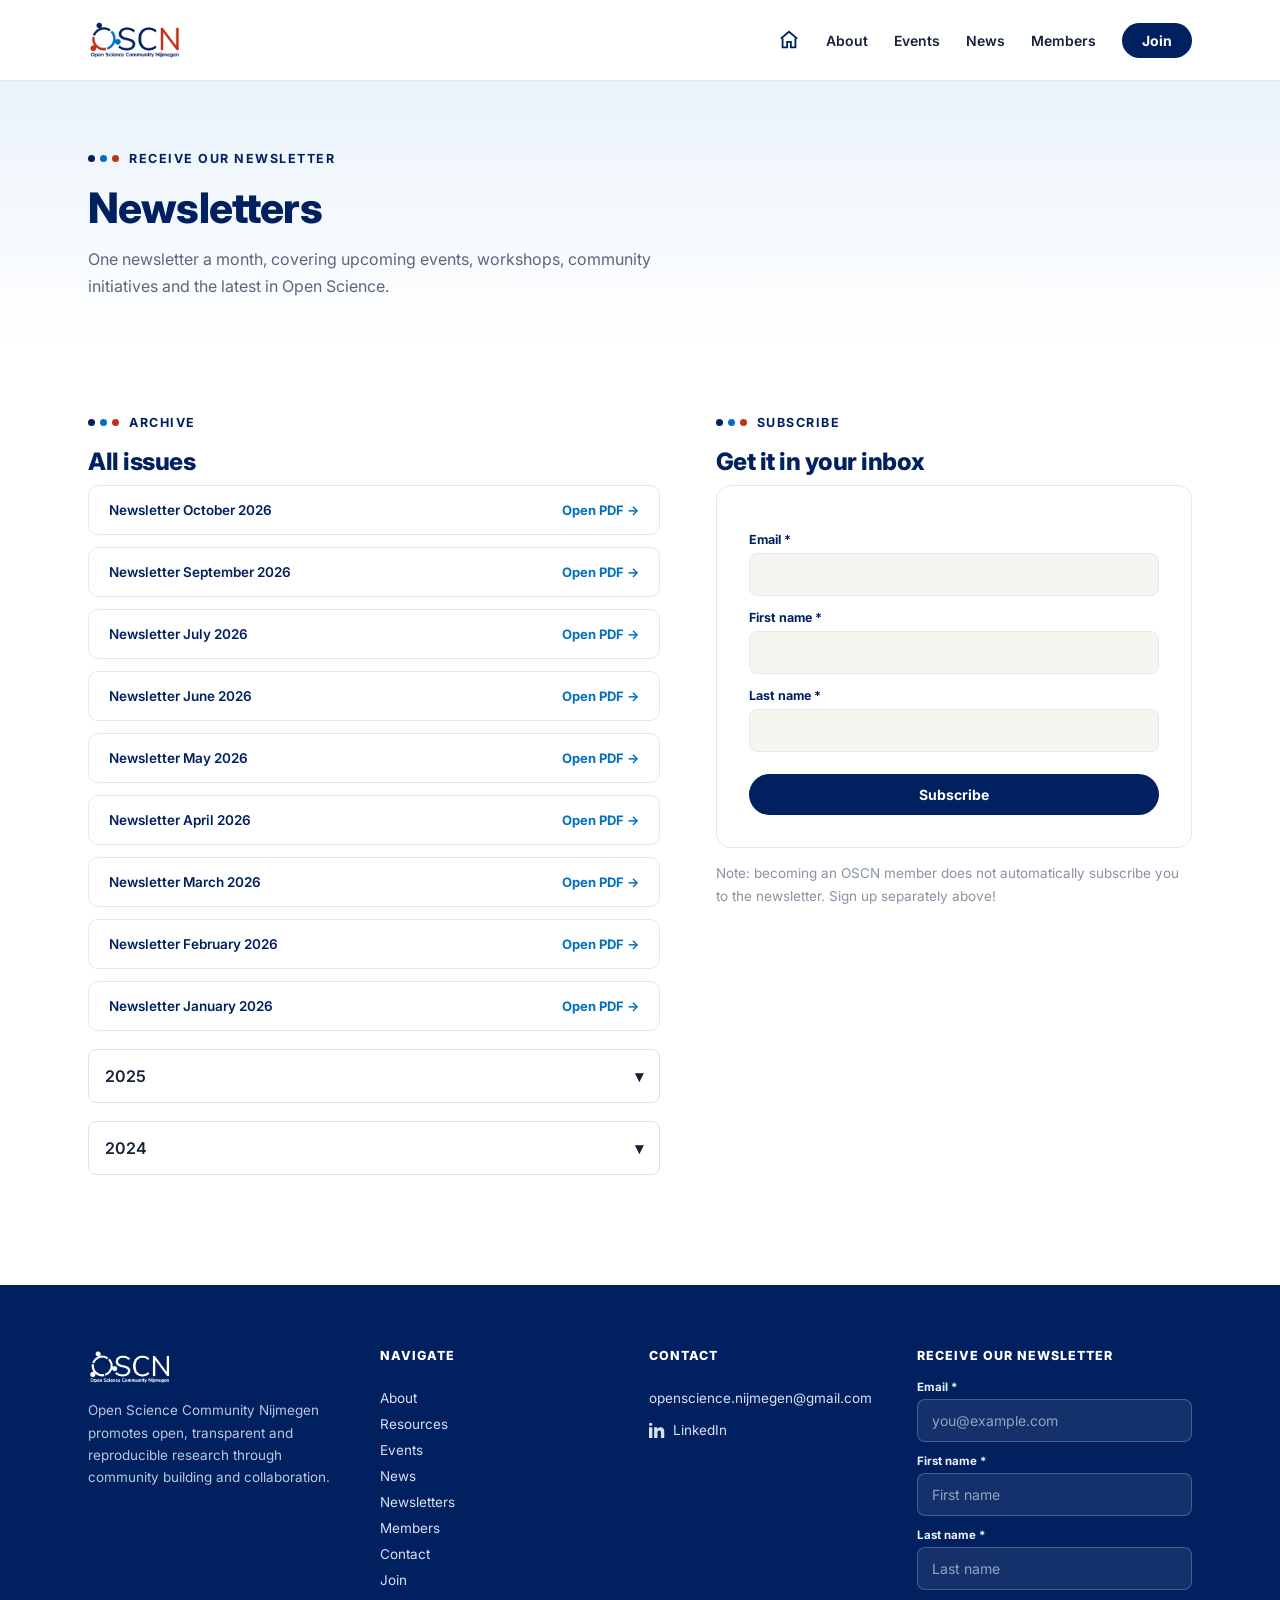
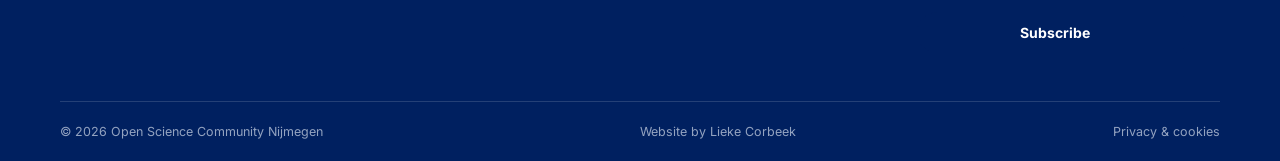
<file: pages/newsletters.html>
<!DOCTYPE html>
<html lang="en">
<head>
<meta charset="UTF-8">
<meta name="viewport" content="width=device-width, initial-scale=1.0">
<link rel="icon" type="image/png" href="../images/favicon.png">
<title>Newsletters | OSCN</title>
<link rel="stylesheet" href="../style.css">
<style>
  /* --- Extra styling voor archive/subscribe layout en de jaar-dropdown --- */
  .archive-subscribe-grid{
    display:grid;
    grid-template-columns:1.2fr 1fr;
    gap:56px;
    align-items:start;
  }
  @media (max-width:640px){
    .archive-subscribe-grid{
      grid-template-columns:1fr;
    }
  }

  .newsletter-archive-toggle{
    margin-top:18px;
    border:1px solid rgba(0,0,0,0.12);
    border-radius:8px;
    padding:4px 16px;
  }
  .newsletter-archive-toggle summary{
    cursor:pointer;
    font-weight:600;
    padding:12px 0;
    list-style:none;
  }
  .newsletter-archive-toggle summary::-webkit-details-marker{
    display:none;
  }
  .newsletter-archive-toggle summary::after{
    content:"▾";
    float:right;
    transition:transform 0.2s ease;
  }
  .newsletter-archive-toggle[open] summary::after{
    transform:rotate(180deg);
  }
  .archive-year-group{
    margin-bottom:14px;
  }
  .archive-year-group h4{
    margin:0 0 8px;
    font-size:0.95em;
    opacity:0.75;
  }
</style>
</head>
<body>
<header class="site">
  <div class="wrap bar">
    <a class="logo" href="../index.html">
      <img src="../images/OSCN_logo_transparant.png" alt="OSCN Logo">
    </a>
    <button class="nav-toggle" id="navToggle">MENU</button>
    <nav class="primary" id="primaryNav">
      <ul>
        <li><a href="../index.html" class="home-link" aria-label="Home"><svg viewBox="0 0 24 24" width="22" height="22" fill="none" stroke="currentColor" stroke-width="2">
          <path d="M3 10.5L12 3l9 7.5"></path>
          <path d="M5 10v10h5v-6h4v6h5V10"></path>
        </svg></a></li>
        <li class="dropdown">
          <a href="../pages/about.html">About</a>
          <div class="dropdown-content">
            <a href="../pages/contact.html">Contact</a>
            <a href="../pages/resources.html">Resources</a>
          </div>
        </li>
        <li><a href="../pages/events.html">Events</a></li>
        <li class="dropdown">
          <a href="../pages/news.html">News</a>
          <div class="dropdown-content">
            <a href="../pages/news.html">News</a>
            <a href="../pages/newsletters.html">Newsletters</a>
          </div>
        </li>
        <li><a href="../pages/members.html">Members</a></li>
        <li><a href="../pages/join.html" class="join-btn">Join</a></li>
      </ul>
    </nav>
  </div>
</header>


<section class="page-hero reveal">
  <div class="wrap">
    <div class="eyebrow"><span class="dot3"><span></span><span></span><span></span></span>Receive our newsletter</div>
    <h1>Newsletters</h1>
    <p class="lede">One newsletter a month, covering upcoming events, workshops, community initiatives and the latest in Open Science.</p>
  </div>
</section>

<section class="block reveal">
  <div class="wrap archive-subscribe-grid">
    <div>
      <div class="section-head">
        <div class="eyebrow"><span class="dot3"><span></span><span></span><span></span></span>ARCHIVE</div>
        <h2>All issues</h2>
      </div>

      <!-- 2026: direct zichtbaar -->
      <div class="newsletter-list">
        
        <div class="newsletter-item reveal">
          <span class="fname">Newsletter October 2026</span>
          <a class="dl" href="../PDF/Newsletters/OSCN_Newsletter_141026.pdf" target="_blank" rel="noopener noreferrer">Open PDF →</a>
        </div>
        <div class="newsletter-item reveal">
          <span class="fname">Newsletter September 2026</span>
          <a class="dl" href="../PDF/Newsletters/OSCN_Newsletter_020926.pdf" target="_blank" rel="noopener noreferrer">Open PDF →</a>
        </div>
        <div class="newsletter-item reveal">
          <span class="fname">Newsletter July 2026</span>
          <a class="dl" href="../PDF/Newsletters/OSCN_Newsletter_280726.pdf" target="_blank" rel="noopener noreferrer">Open PDF →</a>
        </div>
        <div class="newsletter-item reveal">
          <span class="fname">Newsletter June 2026</span>
          <a class="dl" href="../PDF/Newsletters/OSCN_Newsletter_250626-1 (1).pdf" target="_blank" rel="noopener noreferrer">Open PDF →</a>
        </div>
        <div class="newsletter-item reveal">
          <span class="fname">Newsletter May 2026</span>
          <a class="dl" href="../PDF/Newsletters/OSCN_Newsletter_290526.pdf" target="_blank" rel="noopener noreferrer">Open PDF →</a>
        </div>
        <div class="newsletter-item reveal">
          <span class="fname">Newsletter April 2026</span>
          <a class="dl" href="../PDF/Newsletters/OSCN_Newsletter_230426.pdf" target="_blank" rel="noopener noreferrer">Open PDF →</a>
        </div>
        <div class="newsletter-item reveal">
          <span class="fname">Newsletter March 2026</span>
          <a class="dl" href="../PDF/Newsletters/OSCN_Newsletter_160326.pdf" target="_blank" rel="noopener noreferrer">Open PDF →</a>
        </div>
        <div class="newsletter-item reveal">
          <span class="fname">Newsletter February 2026</span>
          <a class="dl" href="../PDF/Newsletters/oscnfebruarynewsletter.pdf" target="_blank" rel="noopener noreferrer">Open PDF →</a>
        </div>
        <div class="newsletter-item reveal">
          <span class="fname">Newsletter January 2026</span>
          <a class="dl" href="../PDF/Newsletters/oscnjanuarynewsletter.pdf" target="_blank" rel="noopener noreferrer">Open PDF →</a>
        </div>
      </div>

      <!-- 2025: eigen dropdown -->
      <details class="newsletter-archive-toggle">
        <summary>2025</summary>
        <div class="newsletter-list">
          <div class="newsletter-item reveal">
            <span class="fname">Newsletter December 2025</span>
            <a class="dl" href="../PDF/Newsletters/OSCN_Newsletter_181225.pdf" target="_blank" rel="noopener noreferrer">Open PDF →</a>
          </div>
          <div class="newsletter-item reveal">
            <span class="fname">Newsletter November 2025</span>
            <a class="dl" href="../PDF/Newsletters/OSCN_Newsletter_141125%20%282%29.pdf" target="_blank" rel="noopener noreferrer">Open PDF →</a>
          </div>
          <div class="newsletter-item reveal">
            <span class="fname">Newsletter October 2025</span>
            <a class="dl" href="../PDF/Newsletters/OSCN_Newsletter_031025.pdf" target="_blank" rel="noopener noreferrer">Open PDF →</a>
          </div>
          <div class="newsletter-item reveal">
            <span class="fname">Newsletter August 2025</span>
            <a class="dl" href="../PDF/Newsletters/OSCN_Newsletter_August_2025%20%281%29.pdf" target="_blank" rel="noopener noreferrer">Open PDF →</a>
          </div>
          <div class="newsletter-item reveal">
            <span class="fname">Newsletter May 2025</span>
            <a class="dl" href="../PDF/Newsletters/OSCN_Newsletter_270525.pdf" target="_blank" rel="noopener noreferrer">Open PDF →</a>
          </div>
          <div class="newsletter-item reveal">
            <span class="fname">Newsletter April 2025</span>
            <a class="dl" href="../PDF/Newsletters/OSCN_Newsletter_170425.pdf" target="_blank" rel="noopener noreferrer">Open PDF →</a>
          </div>
          <div class="newsletter-item reveal">
            <span class="fname">Newsletter March 2025</span>
            <a class="dl" href="../PDF/Newsletters/OSCN_Newsletter_100325.pdf" target="_blank" rel="noopener noreferrer">Open PDF →</a>
          </div>
          <div class="newsletter-item reveal">
            <span class="fname">Newsletter January 2025</span>
            <a class="dl" href="../PDF/Newsletters/OSCN_Newsletter_310125.pdf" target="_blank" rel="noopener noreferrer">Open PDF →</a>
          </div>
        </div>
      </details>

      <!-- 2024: eigen dropdown -->
      <details class="newsletter-archive-toggle">
        <summary>2024</summary>
        <div class="newsletter-list">
          <div class="newsletter-item reveal">
            <span class="fname">Newsletter December 2024</span>
            <a class="dl" href="../PDF/Newsletters/OSCN_Newsletter_201224.pdf" target="_blank" rel="noopener noreferrer">Open PDF →</a>
          </div>
          <div class="newsletter-item reveal">
            <span class="fname">Newsletter November 2024</span>
            <a class="dl" href="../PDF/Newsletters/OSCN_Newsletter_281124.pdf" target="_blank" rel="noopener noreferrer">Open PDF →</a>
          </div>
          <div class="newsletter-item reveal">
            <span class="fname">Newsletter October 2024</span>
            <a class="dl" href="../PDF/Newsletters/SCN_Newsletter_301024.pdf" target="_blank" rel="noopener noreferrer">Open PDF →</a>
          </div>
          <div class="newsletter-item reveal">
            <span class="fname">Newsletter September 2024</span>
            <a class="dl" href="../PDF/Newsletters/2024-09-OSCN_is_back_in_business.pdf" target="_blank" rel="noopener noreferrer">Open PDF →</a>
          </div>
        </div>
      </details>
    </div>

    <div>
      <div class="section-head">
        <div class="eyebrow"><span class="dot3"><span></span><span></span><span></span></span>SUBSCRIBE</div>
        <h2>Get it in your inbox</h2>
      </div>
      <form method="post" action="https://open-science-community-nijmegen.email-provider.eu/subscribe/post/index.php" accept-charset="utf-8" class="form-card form-op7pq9fkox">
        <input type="hidden" name="next" value="" />
        <input type="hidden" name="a" value="ohz7mrmpse" />
        <input type="hidden" name="l" value="op7pq9fkox" />
        <label for="id-Kz6LqtiXnQ2">Email *</label>
        <input name="Kz6LqtiXnQ" id="id-Kz6LqtiXnQ2" type="email" required>
        <label for="id-P3Px8y6G0Y2">First name *</label>
        <input name="P3Px8y6G0Y" id="id-P3Px8y6G0Y2" type="text" required>
        <label for="id-OTxNlZSNlG2">Last name *</label>
        <input name="OTxNlZSNlG" id="id-OTxNlZSNlG2" type="text" required>
        <input type="email" id="email2" name="email" style="position:absolute;left:-9999px;" tabindex="-1" autocomplete="off">
        <input type="submit" value="Subscribe">
      </form>
      <p style="font-size:13.5px;color:var(--muted);margin-top:14px;">Note: becoming an OSCN member does not automatically subscribe you to the newsletter. Sign up separately above!</p>
      <script src="https://open-science-community-nijmegen.email-provider.eu/subscribe/check/validate.js"></script>
    </div>
  </div>
</section>

<footer class="site">
  <div class="wrap footer-grid">
    <div>
      <a class="logo" href="../index.html">
        <img src="../images/OSCN_logo_transparant.png" alt="OSCN Logo">
      </a>
      <p>Open Science Community Nijmegen promotes open, transparent and reproducible research through community building and collaboration.</p>
    </div>
    <div class="flinks">
      <h3>Navigate</h3>
      <a href="../pages/about.html">About</a>
      <a href="../pages/resources.html">Resources</a>
      <a href="../pages/events.html">Events</a>
      <a href="../pages/news.html">News</a>
      <a href="../pages/newsletters.html">Newsletters</a>
      <a href="../pages/members.html">Members</a>
      <a href="../pages/contact.html">Contact</a>
      <a href="../pages/join.html">Join</a>
    </div>
    <div class="flinks">
      <h3>Contact</h3>
      <a href="mailto:openscience.nijmegen@gmail.com">openscience.nijmegen@gmail.com</a>
      <a class="social-link" href="https://www.linkedin.com/company/open-science-community-nijmegen/" target="_blank" rel="noopener noreferrer">
        <svg viewBox="0 0 24 24"><path d="M4.98 3.5C4.98 4.88 3.87 6 2.5 6S0 4.88 0 3.5 1.12 1 2.5 1 4.98 2.12 4.98 3.5zM0 8h5v16H0V8zm7.5 0H12v2.2h.1C12.9 8.8 14.7 7.7 17 7.7c5 0 5.9 3.3 5.9 7.6V24h-5v-7.3c0-1.7 0-3.9-2.4-3.9s-2.8 1.9-2.8 3.8V24h-5V8z"/></svg>
        LinkedIn
      </a>
    </div>
    <div>
      <h3>Receive our newsletter</h3>
      <form method="post" action="https://open-science-community-nijmegen.email-provider.eu/subscribe/post/index.php" accept-charset="utf-8" class="footer-form form-op7pq9fkox">
        <input type="hidden" name="next" value="" />
        <input type="hidden" name="a" value="ohz7mrmpse" />
        <input type="hidden" name="l" value="op7pq9fkox" />
        <label for="id-Kz6LqtiXnQ">Email *</label>
        <input name="Kz6LqtiXnQ" id="id-Kz6LqtiXnQ" type="email" placeholder="you@example.com" required>
        <label for="id-P3Px8y6G0Y">First name *</label>
        <input name="P3Px8y6G0Y" id="id-P3Px8y6G0Y" type="text" placeholder="First name" required>
        <label for="id-OTxNlZSNlG">Last name *</label>
        <input name="OTxNlZSNlG" id="id-OTxNlZSNlG" type="text" placeholder="Last name" required>
        <input type="email" id="email" name="email" style="position:absolute;left:-9999px;" tabindex="-1" autocomplete="off">
        <input type="submit" value="Subscribe">
      </form>
      <script src="https://open-science-community-nijmegen.email-provider.eu/subscribe/check/validate.js"></script>
    </div>
  </div>
  <div class="wrap footer-bottom">
    <span>© 2026 Open Science Community Nijmegen</span>
    <span>Website by Lieke Corbeek</span>
    <span><a href="../pages/privacy.html">Privacy &amp; cookies</a></span>
  </div>
</footer>

<script src="../script.js"></script>
</body>
</html>
</file>
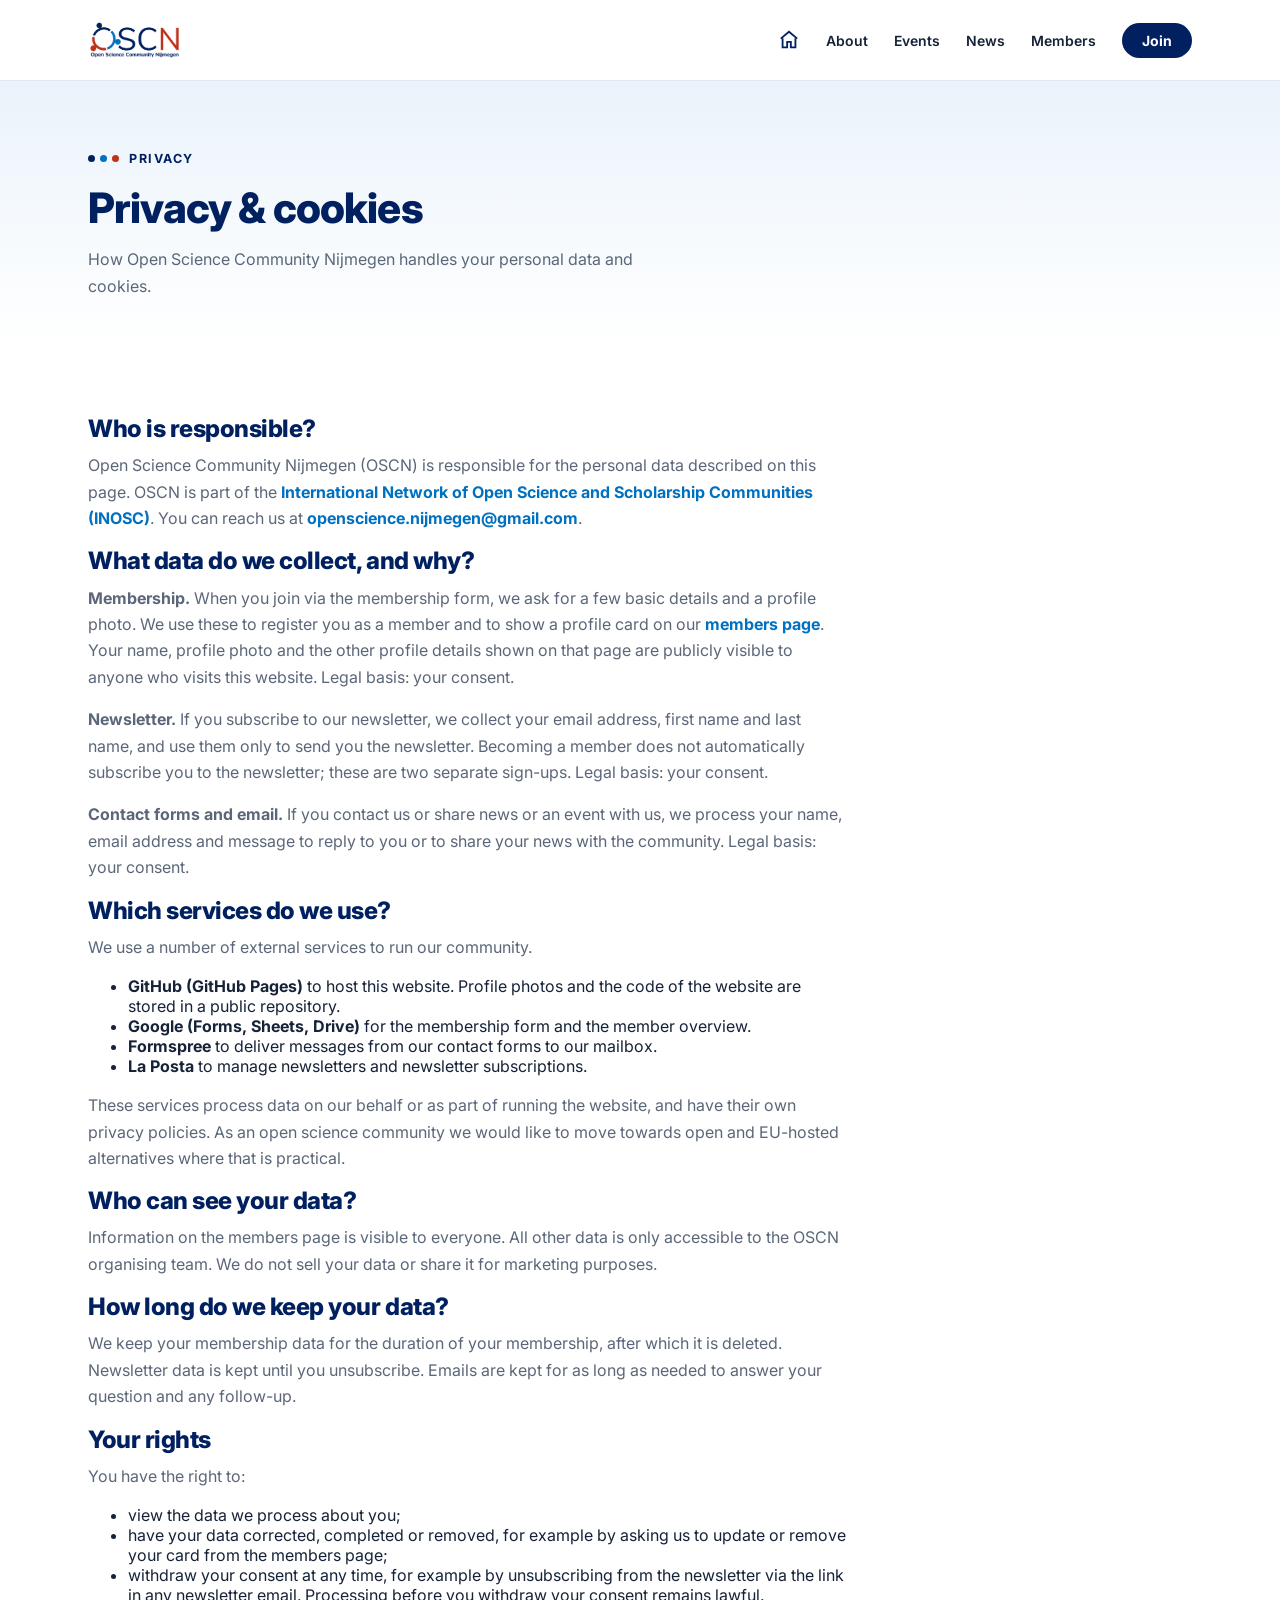
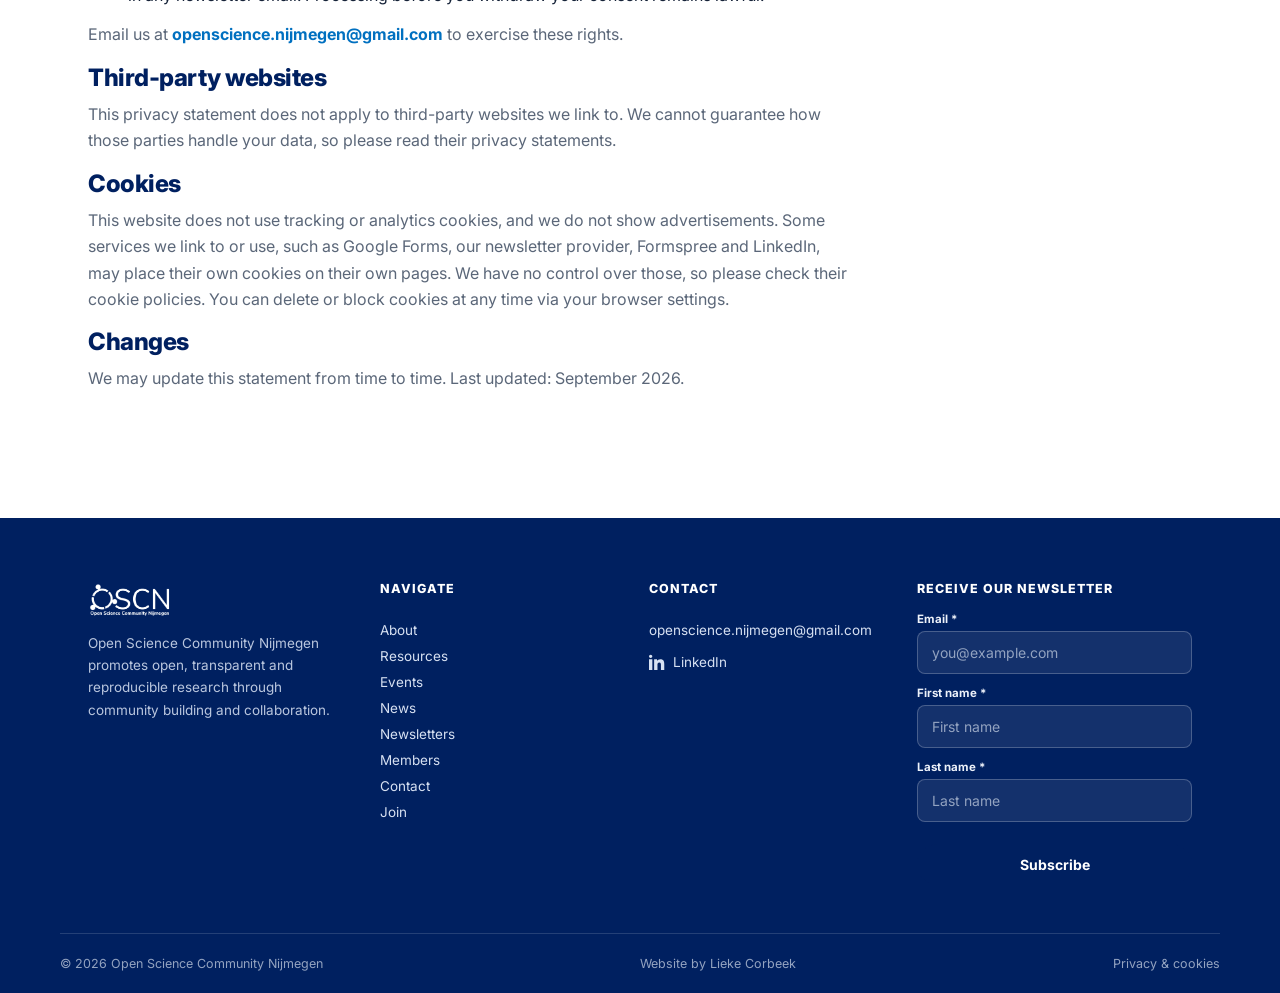
<file: pages/privacy.html>
<!DOCTYPE html>
<html lang="en">
<head>
<meta charset="UTF-8">
<meta name="viewport" content="width=device-width, initial-scale=1.0">
<link rel="icon" type="image/png" href="../images/favicon.png">
<title>Privacy &amp; cookies | OSCN</title>
<link rel="stylesheet" href="../style.css">
</head>
<body>
<header class="site">
  <div class="wrap bar">
    <a class="logo" href="../index.html">
      <img src="../images/OSCN_logo_transparant.png" alt="OSCN Logo">
    </a>
    <button class="nav-toggle" id="navToggle">MENU</button>
    <nav class="primary" id="primaryNav">
      <ul>
        <li><a href="../index.html" class="home-link" aria-label="Home"><svg viewBox="0 0 24 24" width="22" height="22" fill="none" stroke="currentColor" stroke-width="2">
          <path d="M3 10.5L12 3l9 7.5"></path>
          <path d="M5 10v10h5v-6h4v6h5V10"></path>
        </svg></a></li>
        <li class="dropdown">
          <a href="../pages/about.html">About</a>
          <div class="dropdown-content">
            <a href="../pages/contact.html">Contact</a>
            <a href="../pages/resources.html">Resources</a>
          </div>
        </li>
        <li><a href="../pages/events.html">Events</a></li>
        <li class="dropdown">
          <a href="../pages/news.html">News</a>
          <div class="dropdown-content">
            <a href="../pages/news.html">News</a>
            <a href="../pages/newsletters.html">Newsletters</a>
          </div>
        </li>
        <li><a href="../pages/members.html">Members</a></li>
        <li><a href="../pages/join.html" class="join-btn">Join</a></li>
      </ul>
    </nav>
  </div>
</header>


<section class="page-hero reveal">
  <div class="wrap">
    <div class="eyebrow"><span class="dot3"><span></span><span></span><span></span></span>PRIVACY</div>
    <h1>Privacy &amp; cookies</h1>
    <p class="lede">How Open Science Community Nijmegen handles your personal data and cookies.</p>
  </div>
</section>

<section class="block reveal">
  <div class="wrap">
    <div style="max-width:760px;">
      <h2>Who is responsible?</h2>
      <p>Open Science Community Nijmegen (OSCN) is responsible for the personal data described on this page. OSCN is part of the <a href="https://osc-international.com" style="color:var(--blue);font-weight:700;">International Network of Open Science and Scholarship Communities (INOSC)</a>. You can reach us at <a href="mailto:openscience.nijmegen@gmail.com" style="color:var(--blue);font-weight:700;">openscience.nijmegen@gmail.com</a>.</p>

      <h2>What data do we collect, and why?</h2>
      <p><strong>Membership.</strong> When you join via the membership form, we ask for a few basic details and a profile photo. We use these to register you as a member and to show a profile card on our <a href="../pages/members.html" style="color:var(--blue);font-weight:700;">members page</a>. Your name, profile photo and the other profile details shown on that page are publicly visible to anyone who visits this website. Legal basis: your consent.</p>
      <p><strong>Newsletter.</strong> If you subscribe to our newsletter, we collect your email address, first name and last name, and use them only to send you the newsletter. Becoming a member does not automatically subscribe you to the newsletter; these are two separate sign-ups. Legal basis: your consent.</p>
      <p><strong>Contact forms and email.</strong> If you contact us or share news or an event with us, we process your name, email address and message to reply to you or to share your news with the community. Legal basis: your consent.</p>

      <h2>Which services do we use?</h2>
      <p>We use a number of external services to run our community.</p>
      <ul>
        <li><strong>GitHub (GitHub Pages)</strong> to host this website. Profile photos and the code of the website are stored in a public repository.</li>
        <li><strong>Google (Forms, Sheets, Drive)</strong> for the membership form and the member overview.</li>
        <li><strong>Formspree</strong> to deliver messages from our contact forms to our mailbox.</li>
        <li><strong>La Posta</strong> to manage newsletters and newsletter subscriptions.</li>
      </ul>
      <p>These services process data on our behalf or as part of running the website, and have their own privacy policies. As an open science community we would like to move towards open and EU-hosted alternatives where that is practical.</p>

      <h2>Who can see your data?</h2>
      <p>Information on the members page is visible to everyone. All other data is only accessible to the OSCN organising team. We do not sell your data or share it for marketing purposes.</p>

      <h2>How long do we keep your data?</h2>
      <p>We keep your membership data for the duration of your membership, after which it is deleted. Newsletter data is kept until you unsubscribe. Emails are kept for as long as needed to answer your question and any follow-up.</p>

      <h2>Your rights</h2>
      <p>You have the right to:</p>
      <ul>
        <li>view the data we process about you;</li>
        <li>have your data corrected, completed or removed, for example by asking us to update or remove your card from the members page;</li>
        <li>withdraw your consent at any time, for example by unsubscribing from the newsletter via the link in any newsletter email. Processing before you withdraw your consent remains lawful.</li>
      </ul>
      <p>Email us at <a href="mailto:openscience.nijmegen@gmail.com" style="color:var(--blue);font-weight:700;">openscience.nijmegen@gmail.com</a> to exercise these rights.</p>

      <h2>Third-party websites</h2>
      <p>This privacy statement does not apply to third-party websites we link to. We cannot guarantee how those parties handle your data, so please read their privacy statements.</p>

      <h2>Cookies</h2>
      <p>This website does not use tracking or analytics cookies, and we do not show advertisements. Some services we link to or use, such as Google Forms, our newsletter provider, Formspree and LinkedIn, may place their own cookies on their own pages. We have no control over those, so please check their cookie policies. You can delete or block cookies at any time via your browser settings.</p>

      <h2>Changes</h2>
      <p>We may update this statement from time to time. Last updated: September 2026.</p>
    </div>
  </div>
</section>

<footer class="site">
  <div class="wrap footer-grid">
    <div>
      <a class="logo" href="../index.html">
        <img src="../images/OSCN_logo_transparant.png" alt="OSCN Logo">
      </a>
      <p>Open Science Community Nijmegen promotes open, transparent and reproducible research through community building and collaboration.</p>
    </div>
    <div class="flinks">
      <h3>Navigate</h3>
      <a href="../pages/about.html">About</a>
      <a href="../pages/resources.html">Resources</a>
      <a href="../pages/events.html">Events</a>
      <a href="../pages/news.html">News</a>
      <a href="../pages/newsletters.html">Newsletters</a>
      <a href="../pages/members.html">Members</a>
      <a href="../pages/contact.html">Contact</a>
      <a href="../pages/join.html">Join</a>
    </div>
    <div class="flinks">
      <h3>Contact</h3>
      <a href="mailto:openscience.nijmegen@gmail.com">openscience.nijmegen@gmail.com</a>
      <a class="social-link" href="https://www.linkedin.com/company/open-science-community-nijmegen/" target="_blank" rel="noopener noreferrer">
        <svg viewBox="0 0 24 24"><path d="M4.98 3.5C4.98 4.88 3.87 6 2.5 6S0 4.88 0 3.5 1.12 1 2.5 1 4.98 2.12 4.98 3.5zM0 8h5v16H0V8zm7.5 0H12v2.2h.1C12.9 8.8 14.7 7.7 17 7.7c5 0 5.9 3.3 5.9 7.6V24h-5v-7.3c0-1.7 0-3.9-2.4-3.9s-2.8 1.9-2.8 3.8V24h-5V8z"/></svg>
        LinkedIn
      </a>
    </div>
    <div id="newsletter">
      <h3>Receive our newsletter</h3>
      <form method="post" action="https://open-science-community-nijmegen.email-provider.eu/subscribe/post/index.php" accept-charset="utf-8" class="footer-form form-op7pq9fkox">
        <input type="hidden" name="next" value="" />
        <input type="hidden" name="a" value="ohz7mrmpse" />
        <input type="hidden" name="l" value="op7pq9fkox" />
        <label for="id-Kz6LqtiXnQ">Email *</label>
        <input name="Kz6LqtiXnQ" id="id-Kz6LqtiXnQ" type="email" placeholder="you@example.com" required>
        <label for="id-P3Px8y6G0Y">First name *</label>
        <input name="P3Px8y6G0Y" id="id-P3Px8y6G0Y" type="text" placeholder="First name" required>
        <label for="id-OTxNlZSNlG">Last name *</label>
        <input name="OTxNlZSNlG" id="id-OTxNlZSNlG" type="text" placeholder="Last name" required>
        <input type="email" id="email" name="email" style="position:absolute;left:-9999px;" tabindex="-1" autocomplete="off">
        <input type="submit" value="Subscribe">
      </form>
      <script src="https://open-science-community-nijmegen.email-provider.eu/subscribe/check/validate.js"></script>
    </div>
  </div>
  <div class="wrap footer-bottom">
    <span>© 2026 Open Science Community Nijmegen</span>
    <span>Website by Lieke Corbeek</span>
    <span><a href="../pages/privacy.html">Privacy &amp; cookies</a></span>
  </div>
</footer>

<script src="../script.js"></script>
</body>
</html>
</file>
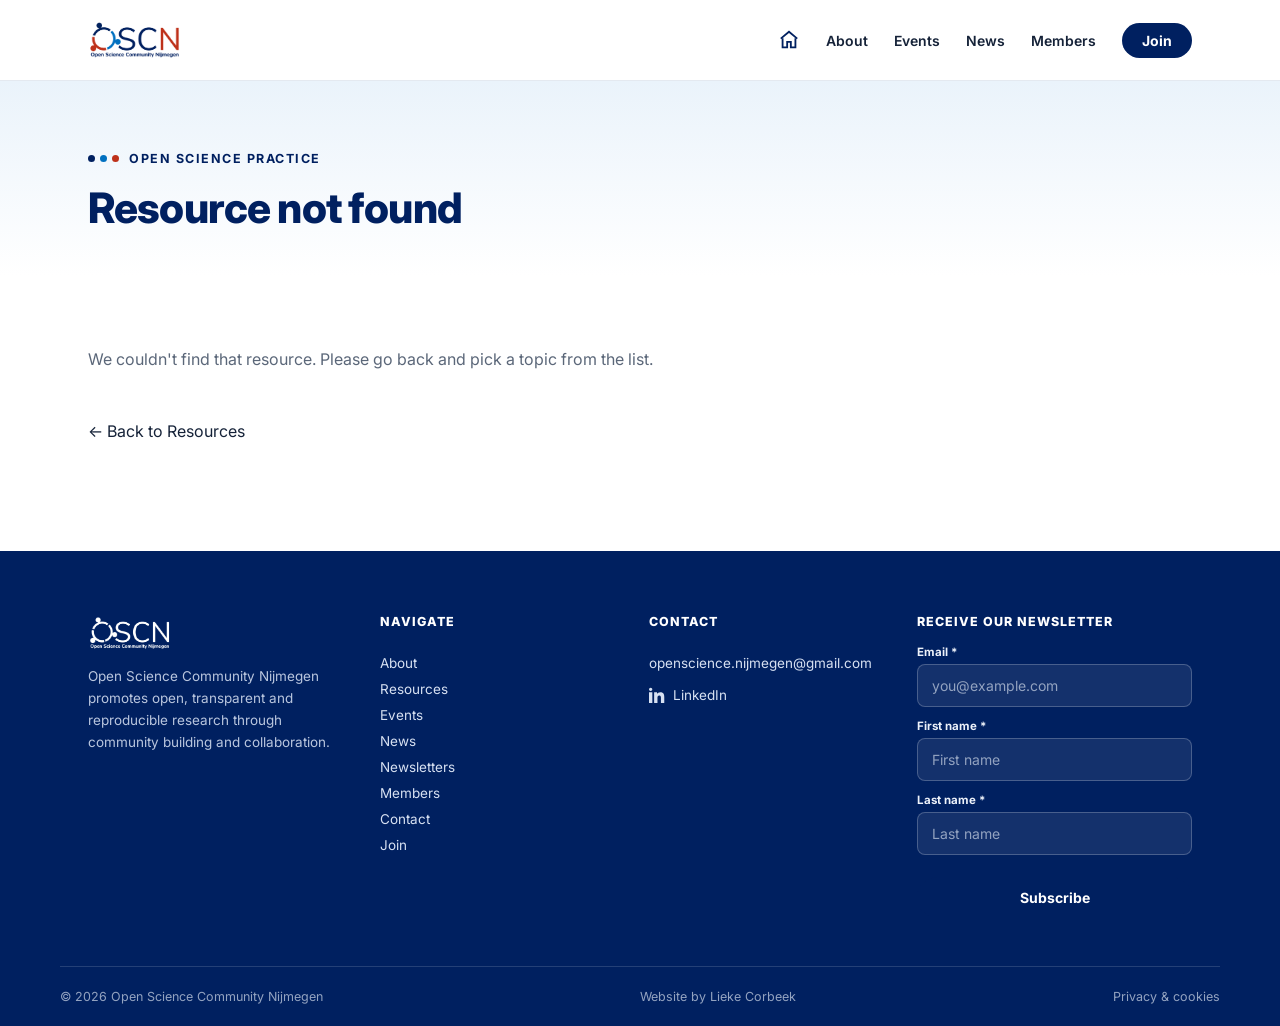
<file: pages/resources-detail.html>
<!DOCTYPE html>
<html lang="en">
<head>
<meta charset="UTF-8">
<meta name="viewport" content="width=device-width, initial-scale=1.0">
<link rel="icon" type="image/png" href="../images/favicon.png">
<title>Resources | OSCN</title>
<link rel="stylesheet" href="../style.css">
<style>
  .topic-icon {
    display: flex;
    align-items: center;
    justify-content: center;
    width: 64px;
    height: 64px;
    border-radius: 50%;
    background: var(--navy, #1B2A4A);
    color: #fff;
    margin-bottom: 1rem;
  }
  .topic-icon svg {
    width: 30px;
    height: 30px;
    stroke: #fff;
    fill: none;
    stroke-width: 1.8;
    stroke-linecap: round;
    stroke-linejoin: round;
  }
  .resource-links {
    list-style: none;
    padding: 0;
    margin: 0.5rem 0 0;
  }
  .resource-links li { margin: 0.5rem 0; }
  .back-link { display: inline-block; margin-top: 2rem; }
</style>
</head>
<body>
<header class="site">
  <div class="wrap bar">
    <a class="logo" href="../index.html">
      <img src="../images/OSCN_logo_transparant.png" alt="OSCN Logo">
    </a>
    <button class="nav-toggle" id="navToggle">MENU</button>
    <nav class="primary" id="primaryNav">
      <ul>
        <li><a href="../index.html" class="home-link" aria-label="Home"><svg viewBox="0 0 24 24" width="22" height="22" fill="none" stroke="currentColor" stroke-width="2">
          <path d="M3 10.5L12 3l9 7.5"></path>
          <path d="M5 10v10h5v-6h4v6h5V10"></path>
        </svg></a></li>
        <li class="dropdown">
          <a href="../pages/about.html">About</a>
          <div class="dropdown-content">
            <a href="../pages/contact.html">Contact</a>
            <a href="../pages/resources.html">Resources</a>
          </div>
        </li>
        <li><a href="../pages/events.html">Events</a></li>
        <li class="dropdown">
          <a href="../pages/news.html">News</a>
          <div class="dropdown-content">
            <a href="../pages/news.html">News</a>
            <a href="../pages/newsletters.html">Newsletters</a>
          </div>
        </li>
        <li><a href="../pages/members.html">Members</a></li>
        <li><a href="../pages/join.html" class="join-btn">Join</a></li>
      </ul>
    </nav>
  </div>
</header>

<section class="page-hero reveal">
  <div class="wrap">
    <div class="topic-icon" id="topicIcon" aria-hidden="true"></div>
    <div class="eyebrow"><span class="dot3"><span></span><span></span><span></span></span>OPEN SCIENCE PRACTICE</div>
    <h1 id="topicTitle">Resource not found</h1>
  </div>
</section>

<section class="block reveal">
  <div class="wrap">
    <p id="topicIntro"></p>

    <div id="linksBlock">
      <h3>Helpful sources</h3>
      <ul class="resource-links" id="topicLinks"></ul>
    </div>

    <a class="back-link" href="resources.html">&larr; Back to Resources</a>
  </div>
</section>

<footer class="site">
  <div class="wrap footer-grid">
    <div>
      <a class="logo" href="../index.html">
        <img src="../images/OSCN_logo_transparant.png" alt="OSCN Logo">
      </a>
      <p>Open Science Community Nijmegen promotes open, transparent and reproducible research through community building and collaboration.</p>
    </div>
    <div class="flinks">
      <h3>Navigate</h3>
      <a href="../pages/about.html">About</a>
      <a href="../pages/resources.html">Resources</a>
      <a href="../pages/events.html">Events</a>
      <a href="../pages/news.html">News</a>
      <a href="../pages/newsletters.html">Newsletters</a>
      <a href="../pages/members.html">Members</a>
      <a href="../pages/contact.html">Contact</a>
      <a href="../pages/join.html">Join</a>
    </div>
    <div class="flinks">
      <h3>Contact</h3>
      <a href="mailto:openscience.nijmegen@gmail.com">openscience.nijmegen@gmail.com</a>
      <a class="social-link" href="https://www.linkedin.com/company/open-science-community-nijmegen/" target="_blank" rel="noopener noreferrer">
        <svg viewBox="0 0 24 24"><path d="M4.98 3.5C4.98 4.88 3.87 6 2.5 6S0 4.88 0 3.5 1.12 1 2.5 1 4.98 2.12 4.98 3.5zM0 8h5v16H0V8zm7.5 0H12v2.2h.1C12.9 8.8 14.7 7.7 17 7.7c5 0 5.9 3.3 5.9 7.6V24h-5v-7.3c0-1.7 0-3.9-2.4-3.9s-2.8 1.9-2.8 3.8V24h-5V8z"/></svg>
        LinkedIn
      </a>
    </div>
    <div>
      <h3>Receive our newsletter</h3>
      <form method="post" action="https://open-science-community-nijmegen.email-provider.eu/subscribe/post/index.php" accept-charset="utf-8" class="footer-form form-op7pq9fkox">
        <input type="hidden" name="next" value="" />
        <input type="hidden" name="a" value="ohz7mrmpse" />
        <input type="hidden" name="l" value="op7pq9fkox" />
        <label for="id-Kz6LqtiXnQ">Email *</label>
        <input name="Kz6LqtiXnQ" id="id-Kz6LqtiXnQ" type="email" placeholder="you@example.com" required>
        <label for="id-P3Px8y6G0Y">First name *</label>
        <input name="P3Px8y6G0Y" id="id-P3Px8y6G0Y" type="text" placeholder="First name" required>
        <label for="id-OTxNlZSNlG">Last name *</label>
        <input name="OTxNlZSNlG" id="id-OTxNlZSNlG" type="text" placeholder="Last name" required>
        <input type="email" id="email" name="email" style="position:absolute;left:-9999px;" tabindex="-1" autocomplete="off">
        <input type="submit" value="Subscribe">
      </form>
      <script src="https://open-science-community-nijmegen.email-provider.eu/subscribe/check/validate.js"></script>
    </div>
  </div>
  <div class="wrap footer-bottom">
    <span>© 2026 Open Science Community Nijmegen</span>
    <span>Website by Lieke Corbeek</span>
    <span><a href="../pages/privacy.html">Privacy &amp; cookies</a></span>
  </div>
</footer>

<script src="../script.js"></script>

<script>
  // All resource-topic content lives here in one place.
  // Add a new topic by adding an entry to this object,
  // no need to create a new HTML file.
  const RESOURCE_TOPICS = {
  "reproducibility": {
    "title": "Reproducibility",
    "icon": "<path d=\"M4 12a8 8 0 0 1 13.5-5.8L20 8\"/><path d=\"M20 4v4h-4\"/>",
    "intro": "Reproducibility means that other researchers can arrive at the same results using the same data and the same analysis code. It's one of the foundations of trustworthy science: if a finding can't be reproduced, it's hard for others to build on it with confidence.",
    "links": [
      {
        "label": "The Turing Way handbook",
        "url": "https://the-turing-way.netlify.app/"
      },
      {
        "label": "Center for Open Science",
        "url": "https://www.cos.io/"
      }
    ]
  },
  "preregistration": {
    "title": "Preregistration",
    "icon": "<circle cx=\"11\" cy=\"12\" r=\"8\"/><path d=\"M11 7v5l3 2\"/><path d=\"M17 5.5l3-1\"/>",
    "intro": "Preregistration means stating your hypotheses, methods and analysis plan as clearly as possible before you start collecting or looking at your data, in a way others can later verify. It doesn't lock your ideas in stone (you can still adapt them), but it makes clear which parts of your research were planned in advance.",
    "links": [
      {
        "label": "OSF Preregistration",
        "url": "https://osf.io/prereg/"
      },
      {
        "label": "AsPredicted",
        "url": "https://aspredicted.org/"
      }
    ]
  },
  "power-analysis": {
    "title": "Power Analysis",
    "icon": "<rect x=\"2\" y=\"7\" width=\"16\" height=\"10\" rx=\"2\"/><rect x=\"19\" y=\"10\" width=\"2\" height=\"4\"/><path d=\"M6 12h2M10 12h2\"/>",
    "intro": "A power analysis helps you estimate how large a sample you need to reliably detect an effect of a given size. It reduces the risk of running a study that's under- or overpowered, and is increasingly expected as part of a solid research design or preregistration.",
    "links": [
      {
        "label": "G*Power",
        "url": "https://www.psychologie.hhu.de/arbeitsgruppen/allgemeine-psychologie-und-arbeitspsychologie/gpower"
      },
      {
        "label": "pwr package for R",
        "url": "https://cran.r-project.org/package=pwr"
      }
    ]
  },
  "registered-reports": {
    "title": "Registered Reports",
    "icon": "<rect x=\"4\" y=\"3\" width=\"13\" height=\"18\" rx=\"1\"/><path d=\"M7 8h7M7 12h7M7 16h4\"/><circle cx=\"18\" cy=\"18\" r=\"4\"/><path d=\"M16.3 18l1.2 1.2 2.2-2.4\"/>",
    "intro": "A Registered Report is a publication format where your research plan is peer-reviewed, and can receive in-principle acceptance, before you collect the data. Review focuses on the soundness of the question and method rather than the outcome, which helps counter publication bias.",
    "links": [
      {
        "label": "Center for Open Science: Registered Reports",
        "url": "https://www.cos.io/initiatives/registered-reports"
      }
    ]
  },
  "open-fair-data": {
    "title": "Open & FAIR Data",
    "icon": "<ellipse cx=\"12\" cy=\"5.5\" rx=\"7\" ry=\"2.5\"/><path d=\"M5 5.5v6c0 1.4 3.1 2.5 7 2.5s7-1.1 7-2.5v-6\"/><path d=\"M5 11.5v6c0 1.4 3.1 2.5 7 2.5s7-1.1 7-2.5v-6\"/>",
    "intro": "FAIR data is Findable, Accessible, Interoperable and Reusable, ideally shared through a public repository with clear documentation and metadata. Open, FAIR data lets other researchers verify, reuse and build on your work.",
    "links": [
      {
        "label": "GO FAIR principles",
        "url": "https://www.go-fair.org/fair-principles/"
      },
      {
        "label": "Zenodo",
        "url": "https://zenodo.org/"
      }
    ]
  },
  "open-fair-code": {
    "title": "Open & FAIR Code",
    "icon": "<path d=\"M8.5 8L4.5 12l4 4\"/><path d=\"M15.5 8l4 4-4 4\"/><path d=\"M13.5 6l-3 12\"/>",
    "intro": "Applying FAIR principles to your analysis code and software means others can find it, run it and build on it, not just read about what it did. Publicly versioned repositories with clear documentation and a license are the usual starting point.",
    "links": [
      {
        "label": "Journal of Open Source Software (JOSS)",
        "url": "https://joss.theoj.org/"
      },
      {
        "label": "GitHub",
        "url": "https://github.com/"
      }
    ]
  },
  "floss-for-research": {
    "title": "Free, Libre & Open Source Software for Research",
    "icon": "<rect x=\"4\" y=\"4\" width=\"16\" height=\"16\" rx=\"1\"/><rect x=\"7\" y=\"4\" width=\"8\" height=\"5\"/><rect x=\"7\" y=\"14\" width=\"10\" height=\"6\"/>",
    "intro": "Choosing free, libre and open-source (FLOSS) tools for your research, instead of closed or proprietary software, means anyone can inspect, use, modify and share the tools your results depend on, without a license or paywall standing in the way.",
    "links": [
      {
        "label": "Choose a License",
        "url": "https://choosealicense.com/"
      },
      {
        "label": "Software Heritage",
        "url": "https://www.softwareheritage.org/"
      }
    ]
  },
  "open-lab-notebooks": {
    "title": "Open Lab Notebooks",
    "icon": "<rect x=\"4\" y=\"5\" width=\"16\" height=\"10\" rx=\"1\"/><path d=\"M2 19h20\"/>",
    "intro": "An open lab notebook means documenting your day-to-day research process, protocols and (raw) results as you go, and sharing that openly, not only the polished version that ends up in the final paper.",
    "links": [
      {
        "label": "protocols.io",
        "url": "https://www.protocols.io/"
      }
    ]
  },
  "reproducible-articles": {
    "title": "Reproducible Articles",
    "icon": "<rect x=\"3\" y=\"4\" width=\"18\" height=\"16\" rx=\"1\"/><path d=\"M7 8h10M7 12h10M7 16h6\"/>",
    "intro": "A reproducible article links its text, code, data and figures together, so a reader can re-run the analysis directly from the article itself rather than taking the reported numbers on faith.",
    "links": [
      {
        "label": "Jupyter Notebooks",
        "url": "https://jupyter.org/"
      },
      {
        "label": "Quarto",
        "url": "https://quarto.org/"
      }
    ]
  },
  "preprints": {
    "title": "Preprints",
    "icon": "<path d=\"M6 3h9l5 5v13H6z\"/><path d=\"M15 3v5h5\"/>",
    "intro": "A preprint is a manuscript shared publicly before, or alongside, formal peer review. It lets findings reach the community faster and gather early feedback, while making clear the work hasn't yet completed peer review.",
    "links": [
      {
        "label": "bioRxiv",
        "url": "https://www.biorxiv.org/"
      },
      {
        "label": "PsyArXiv",
        "url": "https://psyarxiv.com/"
      }
    ]
  },
  "open-access": {
    "title": "Open Access",
    "icon": "<rect x=\"5\" y=\"11\" width=\"14\" height=\"9\" rx=\"2\"/><path d=\"M8 11V7a4 4 0 0 1 7.5-2\"/>",
    "intro": "Open access publishing means your article is freely readable by anyone, without a subscription or paywall. Routes and requirements vary by journal, funder and institution, so it's worth checking policies before you submit.",
    "links": [
      {
        "label": "Directory of Open Access Journals (DOAJ)",
        "url": "https://doaj.org/"
      },
      {
        "label": "Unpaywall",
        "url": "https://unpaywall.org/"
      }
    ]
  },
  "peer-review": {
    "title": "Peer Review",
    "icon": "<circle cx=\"12\" cy=\"12\" r=\"9\"/><path d=\"M8 12.5l2.5 2.5L16 9.5\"/>",
    "intro": "Open peer review covers practices that make parts of the traditional review process more transparent, such as publishing reviewer reports alongside the article, signing reviews, or opening the process to wider community input, instead of keeping reviewers and reports confidential.",
    "links": [
      {
        "label": "PREreview",
        "url": "https://prereview.org/"
      },
      {
        "label": "ASAPbio",
        "url": "https://asapbio.org/"
      }
    ]
  },
  "teaching-os": {
    "title": "Teaching OS",
    "icon": "<rect x=\"2\" y=\"4\" width=\"10\" height=\"7\" rx=\"1\"/><circle cx=\"18\" cy=\"9\" r=\"2\"/><path d=\"M15 19c0-2.5 1.5-4 3-4s3 1.5 3 4\"/>",
    "intro": "Teaching Open Science means bringing transparent and reproducible practices into research education, so students and early-career researchers pick up good habits from the start rather than retrofitting them later.",
    "links": [
      {
        "label": "FORRT (Framework for Open and Reproducible Research Training)",
        "url": "https://forrt.org/"
      }
    ]
  },
  "open-education": {
    "title": "Open Education",
    "icon": "<path d=\"M12 4L2 9l10 5 10-5z\"/><path d=\"M6 11.5V17c0 1.5 2.7 3 6 3s6-1.5 6-3v-5.5\"/>",
    "intro": "Open education is about making educational outputs, such as lectures, syllabi, assignments and textbooks, openly available so others can use, reuse and adapt them, lowering the barrier to good teaching materials for everyone.",
    "links": [
      {
        "label": "OER Commons",
        "url": "https://www.oercommons.org/"
      },
      {
        "label": "Creative Commons",
        "url": "https://creativecommons.org/"
      }
    ]
  },
  "public-engagement": {
    "title": "Public Engagement",
    "icon": "<circle cx=\"8\" cy=\"8\" r=\"3\"/><circle cx=\"16\" cy=\"8\" r=\"3\"/><path d=\"M2 20c0-3 2.7-5 6-5s6 2 6 5\"/><path d=\"M10 20c0-3 2.7-5 6-5s6 2 6 5\"/>",
    "intro": "Public engagement means involving society beyond academia in your research: communicating findings in accessible ways, and where relevant, inviting the public to help shape or contribute to the research itself.",
    "links": [
      {
        "label": "NCCPE (National Coordinating Centre for Public Engagement)",
        "url": "https://www.publicengagement.ac.uk/"
      }
    ]
  },
  "citizen-science": {
    "title": "Citizen Science",
    "icon": "<circle cx=\"10\" cy=\"10\" r=\"6\"/><path d=\"M14.3 14.3L20 20\"/>",
    "intro": "Citizen science involves members of the public directly in the research process itself, for example by helping collect, observe or classify data, rather than only receiving results afterwards. It can expand what a research team is able to observe, while also building public understanding of and trust in science.",
    "links": [
      {
        "label": "SciStarter",
        "url": "https://scistarter.org/"
      },
      {
        "label": "Zooniverse",
        "url": "https://www.zooniverse.org/"
      }
    ]
  }
};

  const params = new URLSearchParams(window.location.search);
  const slug = params.get("topic");
  const topic = RESOURCE_TOPICS[slug];

  const iconEl = document.getElementById("topicIcon");
  const titleEl = document.getElementById("topicTitle");
  const introEl = document.getElementById("topicIntro");
  const linksEl = document.getElementById("topicLinks");
  const linksBlock = document.getElementById("linksBlock");

  if (topic) {
    document.title = topic.title + " | Resources | OSCN";
    iconEl.innerHTML = '<svg viewBox="0 0 24 24">' + topic.icon + '</svg>';
    titleEl.textContent = topic.title;
    introEl.textContent = topic.intro;

    if (topic.links && topic.links.length) {
      topic.links.forEach(function (link) {
        const li = document.createElement("li");
        const a = document.createElement("a");
        a.href = link.url;
        a.target = "_blank";
        a.rel = "noopener noreferrer";
        a.textContent = link.label;
        li.appendChild(a);
        linksEl.appendChild(li);
      });
    } else {
      linksBlock.style.display = "none";
    }
  } else {
    iconEl.style.display = "none";
    introEl.textContent = "We couldn't find that resource. Please go back and pick a topic from the list.";
    linksBlock.style.display = "none";
  }
</script>
</body>
</html>
</file>
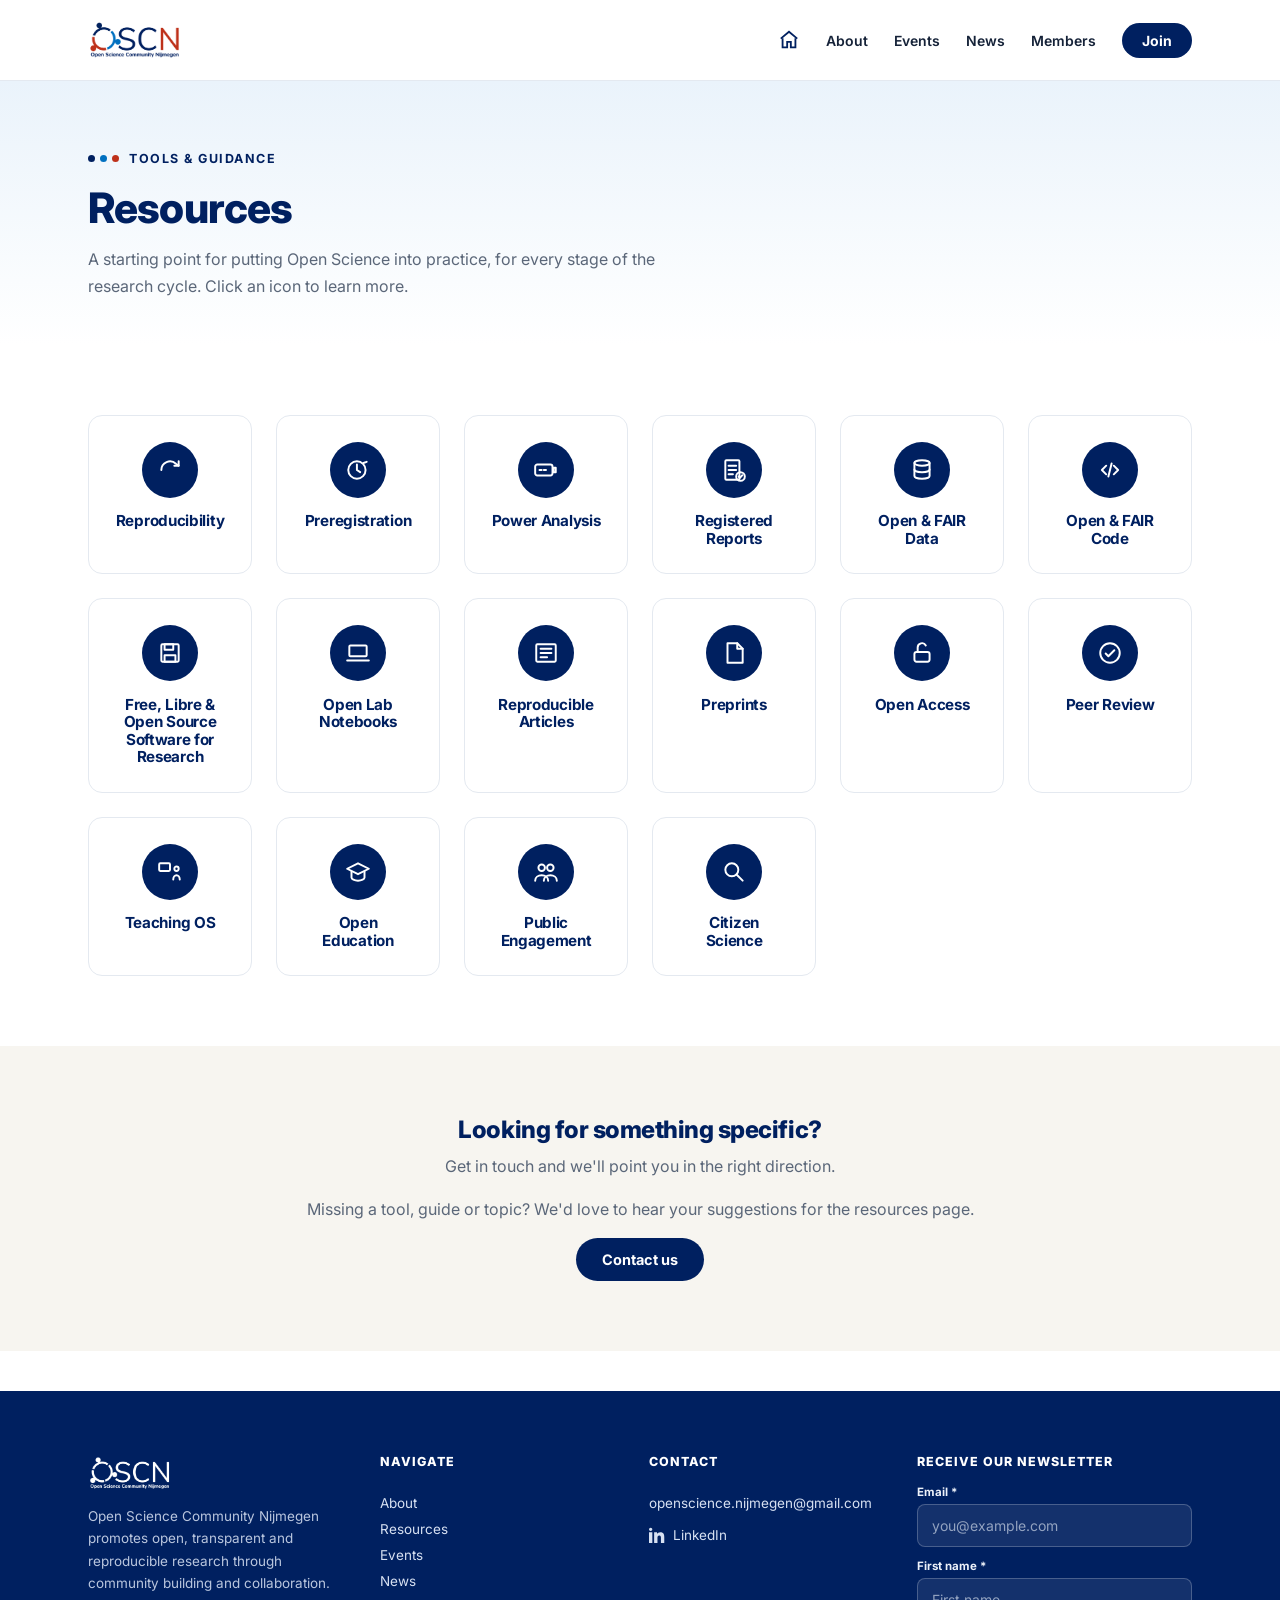
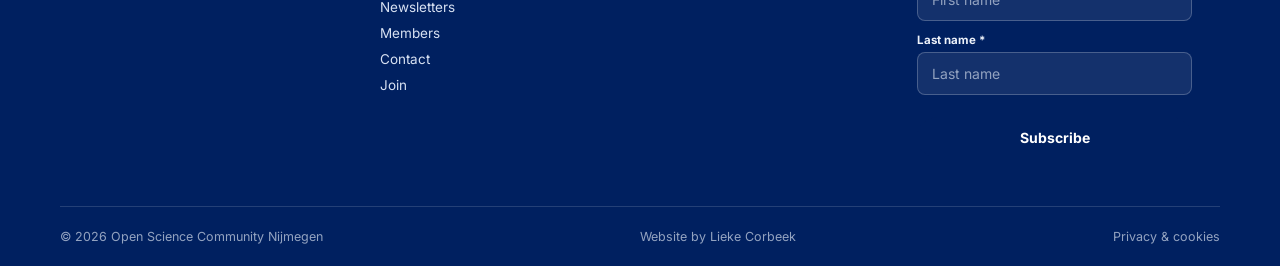
<file: pages/resources.html>
<!DOCTYPE html>
<html lang="en">
<head>
<meta charset="UTF-8">
<meta name="viewport" content="width=device-width, initial-scale=1.0">
<link rel="icon" type="image/png" href="../images/favicon.png">
<title>Resources | OSCN</title>
<link rel="stylesheet" href="../style.css">
<style>
  .card-grid {
    display: grid;
    grid-template-columns: repeat(auto-fit, minmax(150px, 1fr));
    gap: 1.5rem;
  }

  a.info-card {
    display: flex;
    flex-direction: column;
    align-items: center;
    text-align: center;
    gap: 0.9rem;
    text-decoration: none;
    color: inherit;
  }

  .info-icon {
    display: flex;
    align-items: center;
    justify-content: center;
    width: 56px;
    height: 56px;
    border-radius: 50%;
    background: var(--navy, #1B2A4A);
    color: #fff;
    flex-shrink: 0;
    transition: transform 0.2s ease;
  }

  a.info-card:hover .info-icon,
  a.info-card:focus-visible .info-icon { transform: translateY(-3px); }

  .info-icon svg {
    width: 26px;
    height: 26px;
    stroke: #fff;
    fill: none;
    stroke-width: 1.8;
    stroke-linecap: round;
    stroke-linejoin: round;
  }

  a.info-card h3 { font-size: 0.95rem; margin: 0; }

  @media (prefers-reduced-motion: reduce) {
    a.info-card:hover .info-icon { transform: none; }
  }
</style>
</head>
<body>
<header class="site">
  <div class="wrap bar">
    <a class="logo" href="../index.html">
      <img src="../images/OSCN_logo_transparant.png" alt="OSCN Logo">
    </a>
    <button class="nav-toggle" id="navToggle">MENU</button>
    <nav class="primary" id="primaryNav">
      <ul>
        <li><a href="../index.html" class="home-link" aria-label="Home"><svg viewBox="0 0 24 24" width="22" height="22" fill="none" stroke="currentColor" stroke-width="2">
          <path d="M3 10.5L12 3l9 7.5"></path>
          <path d="M5 10v10h5v-6h4v6h5V10"></path>
        </svg></a></li>
        <li class="dropdown">
          <a href="../pages/about.html">About</a>
          <div class="dropdown-content">
            <a href="../pages/contact.html">Contact</a>
            <a href="../pages/resources.html">Resources</a>
          </div>
        </li>
        <li><a href="../pages/events.html">Events</a></li>
        <li class="dropdown">
          <a href="../pages/news.html">News</a>
          <div class="dropdown-content">
            <a href="../pages/news.html">News</a>
            <a href="../pages/newsletters.html">Newsletters</a>
          </div>
        </li>
        <li><a href="../pages/members.html">Members</a></li>
        <li><a href="../pages/join.html" class="join-btn">Join</a></li>
      </ul>
    </nav>
  </div>
</header>

<section class="page-hero reveal">
  <div class="wrap">
    <div class="eyebrow"><span class="dot3"><span></span><span></span><span></span></span>TOOLS &amp; GUIDANCE</div>
    <h1>Resources</h1>
    <p class="lede">A starting point for putting Open Science into practice, for every stage of the research cycle. Click an icon to learn more.</p>
  </div>
</section>

<section class="block reveal">
  <div class="wrap">
    <div class="card-grid">
      <a class="info-card reveal" href="resources-detail.html?topic=reproducibility">
        <div class="info-icon" aria-hidden="true"><svg viewBox="0 0 24 24"><path d="M4 12a8 8 0 0 1 13.5-5.8L20 8"/><path d="M20 4v4h-4"/></svg></div>
        <h3>Reproducibility</h3>
      </a>

      <a class="info-card reveal" href="resources-detail.html?topic=preregistration">
        <div class="info-icon" aria-hidden="true"><svg viewBox="0 0 24 24"><circle cx="11" cy="12" r="8"/><path d="M11 7v5l3 2"/><path d="M17 5.5l3-1"/></svg></div>
        <h3>Preregistration</h3>
      </a>

      <a class="info-card reveal" href="resources-detail.html?topic=power-analysis">
        <div class="info-icon" aria-hidden="true"><svg viewBox="0 0 24 24"><rect x="2" y="7" width="16" height="10" rx="2"/><rect x="19" y="10" width="2" height="4"/><path d="M6 12h2M10 12h2"/></svg></div>
        <h3>Power Analysis</h3>
      </a>

      <a class="info-card reveal" href="resources-detail.html?topic=registered-reports">
        <div class="info-icon" aria-hidden="true"><svg viewBox="0 0 24 24"><rect x="4" y="3" width="13" height="18" rx="1"/><path d="M7 8h7M7 12h7M7 16h4"/><circle cx="18" cy="18" r="4"/><path d="M16.3 18l1.2 1.2 2.2-2.4"/></svg></div>
        <h3>Registered Reports</h3>
      </a>

      <a class="info-card reveal" href="resources-detail.html?topic=open-fair-data">
        <div class="info-icon" aria-hidden="true"><svg viewBox="0 0 24 24"><ellipse cx="12" cy="5.5" rx="7" ry="2.5"/><path d="M5 5.5v6c0 1.4 3.1 2.5 7 2.5s7-1.1 7-2.5v-6"/><path d="M5 11.5v6c0 1.4 3.1 2.5 7 2.5s7-1.1 7-2.5v-6"/></svg></div>
        <h3>Open & FAIR Data</h3>
      </a>

      <a class="info-card reveal" href="resources-detail.html?topic=open-fair-code">
        <div class="info-icon" aria-hidden="true"><svg viewBox="0 0 24 24"><path d="M8.5 8L4.5 12l4 4"/><path d="M15.5 8l4 4-4 4"/><path d="M13.5 6l-3 12"/></svg></div>
        <h3>Open & FAIR Code</h3>
      </a>

      <a class="info-card reveal" href="resources-detail.html?topic=floss-for-research">
        <div class="info-icon" aria-hidden="true"><svg viewBox="0 0 24 24"><rect x="4" y="4" width="16" height="16" rx="1"/><rect x="7" y="4" width="8" height="5"/><rect x="7" y="14" width="10" height="6"/></svg></div>
        <h3>Free, Libre & Open Source Software for Research</h3>
      </a>

      <a class="info-card reveal" href="resources-detail.html?topic=open-lab-notebooks">
        <div class="info-icon" aria-hidden="true"><svg viewBox="0 0 24 24"><rect x="4" y="5" width="16" height="10" rx="1"/><path d="M2 19h20"/></svg></div>
        <h3>Open Lab Notebooks</h3>
      </a>

      <a class="info-card reveal" href="resources-detail.html?topic=reproducible-articles">
        <div class="info-icon" aria-hidden="true"><svg viewBox="0 0 24 24"><rect x="3" y="4" width="18" height="16" rx="1"/><path d="M7 8h10M7 12h10M7 16h6"/></svg></div>
        <h3>Reproducible Articles</h3>
      </a>

      <a class="info-card reveal" href="resources-detail.html?topic=preprints">
        <div class="info-icon" aria-hidden="true"><svg viewBox="0 0 24 24"><path d="M6 3h9l5 5v13H6z"/><path d="M15 3v5h5"/></svg></div>
        <h3>Preprints</h3>
      </a>

      <a class="info-card reveal" href="resources-detail.html?topic=open-access">
        <div class="info-icon" aria-hidden="true"><svg viewBox="0 0 24 24"><rect x="5" y="11" width="14" height="9" rx="2"/><path d="M8 11V7a4 4 0 0 1 7.5-2"/></svg></div>
        <h3>Open Access</h3>
      </a>

      <a class="info-card reveal" href="resources-detail.html?topic=peer-review">
        <div class="info-icon" aria-hidden="true"><svg viewBox="0 0 24 24"><circle cx="12" cy="12" r="9"/><path d="M8 12.5l2.5 2.5L16 9.5"/></svg></div>
        <h3>Peer Review</h3>
      </a>

      <a class="info-card reveal" href="resources-detail.html?topic=teaching-os">
        <div class="info-icon" aria-hidden="true"><svg viewBox="0 0 24 24"><rect x="2" y="4" width="10" height="7" rx="1"/><circle cx="18" cy="9" r="2"/><path d="M15 19c0-2.5 1.5-4 3-4s3 1.5 3 4"/></svg></div>
        <h3>Teaching OS</h3>
      </a>

      <a class="info-card reveal" href="resources-detail.html?topic=open-education">
        <div class="info-icon" aria-hidden="true"><svg viewBox="0 0 24 24"><path d="M12 4L2 9l10 5 10-5z"/><path d="M6 11.5V17c0 1.5 2.7 3 6 3s6-1.5 6-3v-5.5"/></svg></div>
        <h3>Open Education</h3>
      </a>

      <a class="info-card reveal" href="resources-detail.html?topic=public-engagement">
        <div class="info-icon" aria-hidden="true"><svg viewBox="0 0 24 24"><circle cx="8" cy="8" r="3"/><circle cx="16" cy="8" r="3"/><path d="M2 20c0-3 2.7-5 6-5s6 2 6 5"/><path d="M10 20c0-3 2.7-5 6-5s6 2 6 5"/></svg></div>
        <h3>Public Engagement</h3>
      </a>

      <a class="info-card reveal" href="resources-detail.html?topic=citizen-science">
        <div class="info-icon" aria-hidden="true"><svg viewBox="0 0 24 24"><circle cx="10" cy="10" r="6"/><path d="M14.3 14.3L20 20"/></svg></div>
        <h3>Citizen Science</h3>
      </a>
    </div>
  </div>
</section>

<section class="block alt reveal">
  <div class="wrap" style="text-align:center;">
    <h2>Looking for something specific?</h2>
    <p>Get in touch and we'll point you in the right direction.</p>
<p>Missing a tool, guide or topic? We'd love to hear your suggestions for the resources page.</p>
    <a href="contact.html" class="btn btn-primary">Contact us</a>
  </div>
</section>

<footer class="site">
  <div class="wrap footer-grid">
    <div>
      <a class="logo" href="../index.html">
        <img src="../images/OSCN_logo_transparant.png" alt="OSCN Logo">
      </a>
      <p>Open Science Community Nijmegen promotes open, transparent and reproducible research through community building and collaboration.</p>
    </div>
    <div class="flinks">
      <h3>Navigate</h3>
      <a href="../pages/about.html">About</a>
      <a href="../pages/resources.html">Resources</a>
      <a href="../pages/events.html">Events</a>
      <a href="../pages/news.html">News</a>
      <a href="../pages/newsletters.html">Newsletters</a>
      <a href="../pages/members.html">Members</a>
      <a href="../pages/contact.html">Contact</a>
      <a href="../pages/join.html">Join</a>
    </div>
    <div class="flinks">
      <h3>Contact</h3>
      <a href="mailto:openscience.nijmegen@gmail.com">openscience.nijmegen@gmail.com</a>
      <a class="social-link" href="https://www.linkedin.com/company/open-science-community-nijmegen/" target="_blank" rel="noopener noreferrer">
        <svg viewBox="0 0 24 24"><path d="M4.98 3.5C4.98 4.88 3.87 6 2.5 6S0 4.88 0 3.5 1.12 1 2.5 1 4.98 2.12 4.98 3.5zM0 8h5v16H0V8zm7.5 0H12v2.2h.1C12.9 8.8 14.7 7.7 17 7.7c5 0 5.9 3.3 5.9 7.6V24h-5v-7.3c0-1.7 0-3.9-2.4-3.9s-2.8 1.9-2.8 3.8V24h-5V8z"/></svg>
        LinkedIn
      </a>
    </div>
    <div>
      <h3>Receive our newsletter</h3>
      <form method="post" action="https://open-science-community-nijmegen.email-provider.eu/subscribe/post/index.php" accept-charset="utf-8" class="footer-form form-op7pq9fkox">
        <input type="hidden" name="next" value="" />
        <input type="hidden" name="a" value="ohz7mrmpse" />
        <input type="hidden" name="l" value="op7pq9fkox" />
        <label for="id-Kz6LqtiXnQ">Email *</label>
        <input name="Kz6LqtiXnQ" id="id-Kz6LqtiXnQ" type="email" placeholder="you@example.com" required>
        <label for="id-P3Px8y6G0Y">First name *</label>
        <input name="P3Px8y6G0Y" id="id-P3Px8y6G0Y" type="text" placeholder="First name" required>
        <label for="id-OTxNlZSNlG">Last name *</label>
        <input name="OTxNlZSNlG" id="id-OTxNlZSNlG" type="text" placeholder="Last name" required>
        <input type="email" id="email" name="email" style="position:absolute;left:-9999px;" tabindex="-1" autocomplete="off">
        <input type="submit" value="Subscribe">
      </form>
      <script src="https://open-science-community-nijmegen.email-provider.eu/subscribe/check/validate.js"></script>
    </div>
  </div>
  <div class="wrap footer-bottom">
    <span>© 2026 Open Science Community Nijmegen</span>
    <span>Website by Lieke Corbeek</span>
    <span><a href="../pages/privacy.html">Privacy &amp; cookies</a></span>
  </div>
</footer>

<script src="../script.js"></script>
</body>
</html>
</file>
<file: style.css>
/* ============================================================
   OSCN — shared stylesheet
   ============================================================ */

@import url('https://fonts.googleapis.com/css2?family=Inter:wght@400;500;600;700;800&display=swap');

:root{
  --navy:#002060;
  --blue:#0070C0;
  --terracotta:#BE311A;
  --sky:#EAF3FB;
  --sky-deep:#D9EAF8;
  --paper:#FFFFFF;
  --cream:#F7F5F0;
  --ink:#152238;
  --ink-soft:#5B6779;
  --muted:#8993A3;
  --line:#E4E9F0;
  --radius:14px;
  --wrap:1160px;
}

*{box-sizing:border-box;}
html{scroll-behavior:smooth;}
body{
  margin:0;
  font-family:'Inter',sans-serif;
  color:var(--ink);
  background:var(--paper);
  -webkit-font-smoothing:antialiased;
}
h1,h2,h3{
  font-family:'Inter',sans-serif;
  color:var(--navy);
  margin:0 0 .4em;
  font-weight:800;
  letter-spacing:-.02em;
  line-height:1.15;
}
p{line-height:1.65;color:var(--ink-soft);margin:0 0 1em;}
a{color:inherit;text-decoration:none;}
img{max-width:100%;display:block;}
.wrap{max-width:var(--wrap);margin:0 auto;padding:0 28px;}

/* ---------- dot motif ---------- */
.dot3{display:inline-flex;align-items:center;gap:5px;margin-right:10px;}
.dot3 span{width:7px;height:7px;border-radius:50%;display:inline-block;}
.dot3 span:nth-child(1){background:var(--navy);}
.dot3 span:nth-child(2){background:var(--blue);}
.dot3 span:nth-child(3){background:var(--terracotta);}

/* ---------- header ---------- */
header.site{
  position:sticky;top:0;z-index:50;
  background:rgba(255,255,255,.92);
  backdrop-filter:blur(10px);
  border-bottom:1px solid var(--line);
}
header.site .bar{
  display:flex;align-items:center;justify-content:space-between;
  height:80px;
}
.logo{display:flex;align-items:center;}
.logo img{height:40px;width:auto;}
nav.primary ul{list-style:none;display:flex;gap:26px;margin:0;padding:0;align-items:center;}
nav.primary li{position:relative;}
nav.primary > ul > li > a{font-size:14px;font-weight:600;color:var(--ink);transition:color .2s;display:flex;align-items:center;}
nav.primary > ul > li > a:hover{color:var(--blue);}
.home-link{color:var(--navy) !important;}
.home-link svg{display:block;}
.join-btn{
  background:var(--navy);color:#fff !important;
  padding:9px 20px;border-radius:30px;font-weight:700 !important;
}
.join-btn:hover{background:var(--blue) !important;}
.nav-toggle{display:none;background:none;border:1px solid var(--line);border-radius:8px;padding:8px 14px;font:700 12px/1 'Inter',sans-serif;letter-spacing:.06em;color:var(--navy);}

/* dropdowns */
.dropdown-content{
  position:absolute;top:calc(100% + 14px);left:0;
  background:#fff;border:1px solid var(--line);border-radius:10px;
  min-width:180px;padding:8px;box-shadow:0 20px 40px -18px rgba(0,32,96,.28);
  opacity:0;visibility:hidden;transform:translateY(6px);
  transition:opacity .18s ease, transform .18s ease, visibility .18s ease;
}
.dropdown:hover .dropdown-content,
.dropdown:focus-within .dropdown-content{
  opacity:1;visibility:visible;transform:translateY(0);
}
.dropdown-content a{
  display:block;padding:9px 12px;border-radius:6px;font-size:13.5px;font-weight:600;color:var(--ink);
}
.dropdown-content a:hover{background:var(--sky);color:var(--navy);}

/* ---------- hero ---------- */
.hero{
  background:linear-gradient(180deg,var(--sky) 0%,var(--sky-deep) 100%);
  padding:96px 0 84px;
  overflow:hidden;
}
.hero .wrap{display:grid;grid-template-columns:1.15fr 1fr;gap:56px;align-items:center;}
.eyebrow{display:flex;align-items:center;font-size:12.5px;font-weight:700;letter-spacing:.12em;color:var(--navy);text-transform:uppercase;margin-bottom:18px;}
.hero h1{font-size:clamp(34px,5vw,54px);line-height:1.06;margin-bottom:20px;}
.hero .lede{font-size:17px;color:var(--ink-soft);max-width:46ch;margin-bottom:32px;}
.btn-row{display:flex;gap:14px;flex-wrap:wrap;}
.btn{
  display:inline-block;padding:13px 26px;border-radius:30px;
  font-size:14.5px;font-weight:700;transition:transform .2s ease, background .2s ease, color .2s ease, box-shadow .2s ease;
}
.btn-primary{background:var(--navy);color:#fff;}
.btn-primary:hover{background:var(--blue);transform:translateY(-2px);}
.btn-outline{border:1.5px solid var(--navy);color:var(--navy);}
.btn-outline:hover{background:var(--navy);color:#fff;transform:translateY(-2px);}
.btn.small{padding:9px 18px;font-size:13px;}

.hero-graphic{position:relative;}
.hero-graphic svg{width:100%;height:auto;}
.node-anim circle{animation:pulse 3.6s ease-in-out infinite;}
.node-anim circle:nth-child(2n){animation-delay:.6s;}
.node-anim circle:nth-child(3n){animation-delay:1.2s;}
@keyframes pulse{0%,100%{opacity:1;}50%{opacity:.55;}}

/* ---------- page hero (inner pages) ---------- */
.page-hero{background:linear-gradient(180deg,var(--sky) 0%,var(--paper) 100%);padding:70px 0 30px;}
.page-hero h1{font-size:clamp(30px,4vw,42px);margin-bottom:14px;}
.page-hero .lede{color:var(--ink-soft);max-width:60ch;font-size:16px;}

/* ---------- section scaffolding ---------- */
section.block{padding:70px 0;}
section.block.alt{background:var(--cream);}
/* renamed from .section-head to .section-header to match the HTML markup */
.section-header{max-width:640px;margin-bottom:44px;}
.section-header h2{font-size:clamp(24px,3vw,32px);}
.section-header p{font-size:15px;}

/* ---------- reveal on scroll ---------- */
.reveal{opacity:0;transform:translateY(26px);transition:opacity .7s cubic-bezier(.2,.7,.3,1), transform .7s cubic-bezier(.2,.7,.3,1);}
.reveal.is-visible{opacity:1;transform:none;}
.news-grid .news-card:nth-child(2),.card-grid > *:nth-child(2),.team-grid .team-card:nth-child(2),.bio-grid .bio-card:nth-child(2){transition-delay:.08s;}
.news-grid .news-card:nth-child(3),.card-grid > *:nth-child(3),.team-grid .team-card:nth-child(3),.bio-grid .bio-card:nth-child(3){transition-delay:.16s;}
.team-grid .team-card:nth-child(4){transition-delay:.24s;}
.team-grid .team-card:nth-child(5){transition-delay:.32s;}
.events-list .event:nth-child(2){transition-delay:.1s;}
@media (prefers-reduced-motion:reduce){
  .reveal{opacity:1;transform:none;transition:none;}
  .node-anim circle{animation:none;}
}

/* ---------- news cards ---------- */
.news-grid{display:grid;grid-template-columns:repeat(3,1fr);gap:22px;}
.news-card{
  background:#fff;border:1px solid var(--line);border-radius:var(--radius);
  overflow:hidden;transition:transform .25s ease, box-shadow .25s ease;
}
.news-card:hover{transform:translateY(-5px);box-shadow:0 18px 34px -18px rgba(0,32,96,.28);}
.news-thumb{height:120px;background:linear-gradient(135deg,var(--navy),var(--blue) 60%,var(--terracotta));position:relative;}
.news-thumb::after{
  content:"";position:absolute;inset:0;
  background-image:radial-gradient(circle at 20% 30%, rgba(255,255,255,.35) 0, transparent 3px),
                    radial-gradient(circle at 70% 60%, rgba(255,255,255,.3) 0, transparent 3px),
                    radial-gradient(circle at 45% 80%, rgba(255,255,255,.25) 0, transparent 3px);
}
.news-body{padding:20px 22px 24px;}
.news-date{font-size:11.5px;font-weight:700;letter-spacing:.06em;color:var(--muted);text-transform:uppercase;margin-bottom:8px;}
.news-body h3{font-size:16.5px;line-height:1.35;margin-bottom:10px;color:var(--navy);font-weight:700;}
.news-body p{font-size:13.5px;margin-bottom:14px;}
.news-body a{font-size:13px;font-weight:700;color:var(--terracotta);}


/* ---------- news articles ---------- */
.artikel-tekst a {
  color: #c8102e;
  text-decoration: underline;
}

.artikel-tekst a:hover {
  color: #8f0b21;
}

/* ---------- team ---------- */
.team-grid{
  display:grid;
  grid-template-columns:repeat(4,1fr);
  gap:24px;
  max-width:1000px;
  margin:0 auto;
}
.team-card{text-align:center;}
.avatar{
  width:165px;
  height:165px;
  border-radius:50%;
  margin:0 auto 14px;
  display:flex;align-items:center;justify-content:center;
  font-family:'Inter',sans-serif;font-size:28px;font-weight:800;color:#fff;
  background:linear-gradient(150deg,var(--navy),var(--blue));
  border:4px solid #fff;box-shadow:0 10px 26px -12px rgba(0,32,96,.35);
}
.avatar img{width:100%;height:100%;object-fit:cover;border-radius:50%;}
.team-card h3{font-size:15px;font-weight:700;color:var(--navy);margin-bottom:2px;}
.team-card .role{font-size:12.5px;color:var(--muted);}

/* ---------- team bios (about page) ---------- */
.bio-grid{display:grid;gap:26px;}
.bio-card{
  display:grid;grid-template-columns:170px 1fr;gap:26px;
  background:#fff;border:1px solid var(--line);border-radius:var(--radius);
  padding:26px;align-items:start;
}
.bio-card .avatar{width:150px;height:150px;font-size:22px;margin:0;}
.bio-card h3{font-size:18px;margin-bottom:2px;}
.bio-card .role{font-size:13px;color:var(--blue);font-weight:700;margin-bottom:10px;display:block;}
.bio-card p{font-size:14px;margin-bottom:0;}

/* ---------- events ---------- */
.events-list{display:flex;flex-direction:column;gap:18px;}
/* When a list only holds the empty-state message, drop the gap/min-height feel */
.events-list.is-empty{gap:0;}
.event{
  position:relative;
  display:grid;grid-template-columns:100px 1fr;gap:26px;
  background:#fff;border:1px solid var(--line);border-radius:var(--radius);
  padding:26px;align-items:center;transition:box-shadow .25s ease, transform .25s ease;
}
.event:hover{box-shadow:0 18px 34px -20px rgba(0,32,96,.3);transform:translateY(-3px);}
.event-date{
  display:flex;flex-direction:column;align-items:center;justify-content:center;
  text-align:center;background:var(--sky);border-radius:10px;padding:16px 0;
}
.event-date .month{display:block;font-size:12px;font-weight:700;letter-spacing:.08em;color:var(--terracotta);}
.event-date .day{display:block;font-size:28px;font-weight:800;color:var(--navy);}
.event-content{position:relative;}
.event-tag{
  display:inline-block;font-size:11px;font-weight:800;letter-spacing:.07em;
  padding:4px 10px;border-radius:20px;margin-bottom:10px;text-transform:uppercase;
}
.event-tag.workshop{background:#E4F0FB;color:var(--blue);}
.event-tag.meetup{background:#FBE7E2;color:var(--terracotta);}
.event-tag.barcamp{background:#FDF0E4;color:#C1440E;}
.event-tag.festival{background:#EAF3FB;color:var(--navy);}

/* ---------- org badge (top-right of each event card) ---------- */
.event-org{
  position:absolute;top:14px;right:14px;
  font-size:10.5px;font-weight:800;letter-spacing:.06em;
  padding:4px 10px;border-radius:20px;text-transform:uppercase;
}
.event-org.org-oscn{background:#FBE7E2;color:var(--terracotta);}
.event-org.org-oscnl{background:#FDF0E4;color:#E07B1A;}
.event-content h3{font-size:18px;margin-bottom:6px;}
.event-content p{font-size:14px;margin-bottom:10px;}
.event-meta{font-size:12.5px;color:var(--muted);font-weight:700;margin-bottom:0;}

/* ---------- event detail page ---------- */
.event-detail-page{padding-top:20px;}
.event-detail-back{margin-bottom:22px;}
.event-detail-back button{
  background:none;border:1px solid var(--line);border-radius:20px;
  padding:8px 16px;font-size:13px;font-weight:700;cursor:pointer;
  color:var(--navy);transition:background .2s ease;
}
.event-detail-back button:hover{background:var(--sky);}

.event-detail-card{
  display:grid;grid-template-columns:340px 1fr;gap:40px;
  background:#fff;border:1px solid var(--line);border-radius:var(--radius);
  padding:32px;align-items:start;
}
/* Fixed portrait-shaped box so every poster occupies the same visual area,
   regardless of whether the source image is portrait or landscape. */
.event-detail-poster-wrap{
  position:relative;
  width:100%;
  aspect-ratio:3/4;
  max-height:420px;
  background:var(--sky);
  border-radius:calc(var(--radius) - 4px);
  overflow:hidden;
  cursor:zoom-in;
}
.event-detail-poster{
  width:100%;height:100%;object-fit:contain;display:block;
}
.event-detail-poster-hint{
  position:absolute;bottom:10px;right:10px;
  display:flex;align-items:center;gap:5px;
  background:rgba(21,34,56,.68);color:#fff;
  font-size:11.5px;font-weight:700;
  padding:6px 12px;border-radius:20px;
  pointer-events:none;
}
.event-detail-info h1{font-size:clamp(24px,3vw,30px);margin:10px 0 14px;}
.event-detail-meta{font-size:13px;color:var(--muted);font-weight:700;margin-bottom:20px;}
.event-detail-description{font-size:15px;color:var(--ink-soft);line-height:1.75;margin-bottom:26px;white-space:pre-line;}
.event-detail-actions{display:flex;gap:14px;}

@media (max-width:780px){
  .event-detail-card{grid-template-columns:1fr;padding:24px;}
  .event-detail-poster-wrap{max-height:320px;}
}

/* ---------- click-for-more-info cta on event cards ---------- */
.event-cta{
  display:inline-block;
  font-size:12.5px;font-weight:700;
  color:var(--blue);
}
.event:hover .event-cta,
.event:focus-visible .event-cta{color:var(--terracotta);}

/* ---------- previous events section ---------- */
.section-header-row{
  display:flex;align-items:center;justify-content:space-between;
  margin-bottom:18px;
}
.events-more-row{
  display:flex;justify-content:center;margin-top:18px;
}
.toggle-past{
  background:none;border:1px solid var(--line);border-radius:20px;
  padding:8px 16px;font-size:13px;font-weight:700;cursor:pointer;
  color:var(--navy);transition:background .2s ease;
}
.toggle-past:hover{background:var(--sky);}

.event.past{opacity:.65;}
.event.past .event-date{background:#F0F0F0;}
.event.past .event-date .month,
.event.past .event-date .day{color:var(--muted);}

.no-events{color:var(--muted);font-style:italic;}
.events-list[hidden]{display:none !important;}

/* ---------- newsletters ---------- */
.newsletter-list{display:grid;gap:12px;}
.newsletter-item{
  background:#fff;border:1px solid var(--line);border-radius:10px;
  padding:16px 20px;display:flex;align-items:center;justify-content:space-between;gap:20px;
}
.newsletter-item span.fname{font-size:13.5px;font-weight:600;color:var(--navy);word-break:break-all;}
.newsletter-item a.dl{font-size:13px;font-weight:700;color:var(--blue);white-space:nowrap;}

/* ---------- forms ---------- */
.form-card{
  background:#fff;border:1px solid var(--line);border-radius:var(--radius);
  padding:32px;max-width:520px;
}
.form-card label,.footer-form label{display:block;font-size:12.5px;font-weight:700;color:var(--navy);margin:14px 0 6px;}
.form-card input,.footer-form input{
  width:100%;padding:12px 14px;border:1px solid var(--line);border-radius:8px;
  font:14px 'Inter',sans-serif;background:var(--cream);
}
.form-card input[type=submit],.footer-form input[type=submit]{
  margin-top:22px;background:var(--navy);color:#fff;border:none;cursor:pointer;
  font-weight:700;border-radius:30px;padding:12px 0;transition:background .2s ease;
}
.form-card input[type=submit]:hover,.footer-form input[type=submit]:hover{background:var(--blue);}
.footer-form label{color:#EDF2FA;margin:12px 0 5px;font-size:11.5px;}
.footer-form input{background:rgba(255,255,255,.08);border:1px solid rgba(255,255,255,.22);color:#fff;}
.footer-form input::placeholder{color:#93A3C0;}

/* ---------- resources / members ---------- */
.card-grid{display:grid;grid-template-columns:repeat(3,1fr);gap:20px;}
.info-card{background:#fff;border:1px solid var(--line);border-radius:var(--radius);padding:26px;}
.info-card h3{font-size:16.5px;font-weight:700;margin-bottom:8px;}
.info-card p{font-size:13.5px;margin-bottom:0;}

/* ---------- members directory ---------- */
.member-filters{
  display:grid;grid-template-columns:1.4fr 1fr 1fr 1fr 1fr;gap:12px;margin-bottom:36px;
}
.member-filters input, .member-filters select{
  width:100%;padding:11px 14px;border:1px solid var(--line);border-radius:8px;
  font:13.5px 'Inter',sans-serif;background:#fff;color:var(--ink);
}
.member-filters input:focus,.member-filters select:focus{outline:2px solid var(--blue);outline-offset:1px;}

.members-intro{margin-bottom:40px;}

.members-grid{
  display:grid;
  grid-template-columns:repeat(auto-fit,minmax(320px,1fr));
  gap:30px;
  margin-top:50px;
}
.member-card{
  background:#fff;
  border-radius:16px;
  padding:35px;
  box-shadow:0 8px 24px rgba(0,32,96,.07);
  transition:transform .25s ease, box-shadow .25s ease;
}
.member-card:hover{
  transform:translateY(-5px);
  box-shadow:0 14px 30px rgba(0,32,96,.14);
}

.member-photo{
  width:120px;height:120px;border-radius:50%;object-fit:cover;
  display:block;margin:0 auto 20px auto;
  border:4px solid #fff;box-shadow:0 6px 18px rgba(0,32,96,.18);
}

.member-card h3{
  text-align:center;
  color:var(--navy);
  font-size:1.5rem;
  margin-bottom:12px;
}
.member-card h3::after{
  content:"";display:block;width:60px;height:1px;
  background:var(--line);margin:14px auto 0;
}

.member-card h4{
  margin-top:18px;margin-bottom:5px;
  color:var(--blue);
  font-size:1rem;font-weight:600;
}

.member-card p{
  font-family:'Inter',sans-serif;
  font-size:.95rem;font-weight:400;line-height:1.7;
  color:var(--ink-soft);
}

.tags{display:flex;flex-wrap:wrap;gap:8px;}
.tags span{
  background:var(--sky);color:var(--blue);
  border-radius:999px;padding:5px 12px;font-size:.82rem;font-weight:600;
}

.member-email{
  margin-top:22px;padding-top:18px;
  border-top:1px solid var(--line);
  font-size:.9rem;color:var(--ink-soft);
}
.member-email a{color:var(--terracotta);text-decoration:none;font-weight:600;}
.member-email a:hover{text-decoration:underline;}

.members-empty{grid-column:1/-1;text-align:center;color:var(--muted);font-size:14px;padding:40px 0;}

/* ---------- footer ---------- */
footer.site{background:var(--navy);color:#EDF2FA;padding:64px 0 0;margin-top:40px;}
footer.site .footer-grid{
  display:grid;grid-template-columns:1.1fr 1fr 1fr 1.2fr;gap:40px;padding-bottom:48px;
  border-bottom:1px solid rgba(255,255,255,.14);
}
footer.site .logo img{height:36px;filter:brightness(0) invert(1);margin-bottom:14px;}
footer.site h3{color:#fff;font-size:12.5px;text-transform:uppercase;letter-spacing:.08em;margin-bottom:16px;}
footer.site p{color:#B9C6DE;font-size:13.5px;}
footer.site .flinks{display:flex;flex-direction:column;gap:10px;}
footer.site .flinks a{color:#D7E1F2;font-size:13.5px;}
footer.site .flinks a:hover{color:#fff;}
.social-link{display:inline-flex;align-items:center;gap:8px;margin-top:6px;}
.social-link svg{width:16px;height:16px;fill:#D7E1F2;}
.footer-bottom{display:flex;justify-content:space-between;padding:22px 0;font-size:12.5px;color:#93A3C0;}
.footer-bottom a{color:#93A3C0;}

/* ---------- responsive ---------- */
@media (max-width:980px){
  .hero .wrap{grid-template-columns:1fr;}
  .hero-graphic{order:-1;max-width:280px;margin:0 auto;}
  .news-grid,.card-grid,.members-grid{grid-template-columns:1fr 1fr;}
  .team-grid{grid-template-columns:repeat(3,1fr);}
  footer.site .footer-grid{grid-template-columns:1fr 1fr;}
  .member-filters{grid-template-columns:1fr 1fr;}
}
@media (max-width:680px){
  .nav-toggle{display:block;}
  nav.primary{
    position:absolute;top:80px;left:0;right:0;background:#fff;
    border-bottom:1px solid var(--line);display:none;max-height:calc(100vh - 80px);overflow:auto;
  }
  nav.primary.open{display:block;}
  nav.primary ul{flex-direction:column;align-items:flex-start;padding:18px 28px;gap:4px;}
  nav.primary li{width:100%;}
  .dropdown-content{
    position:static;opacity:1;visibility:visible;transform:none;box-shadow:none;
    border:none;padding:0 0 0 14px;margin-top:4px;display:none;
  }
  .dropdown.open .dropdown-content{display:block;}
  .news-grid,.card-grid,.members-grid{grid-template-columns:1fr;}
  .team-grid{grid-template-columns:repeat(2,1fr);}
  .bio-card{grid-template-columns:1fr;text-align:center;}
  .bio-card .avatar{margin:0 auto 14px;}
  .event{grid-template-columns:1fr;text-align:center;}
  footer.site .footer-grid{grid-template-columns:1fr;}
  .newsletter-item{flex-direction:column;align-items:flex-start;}
  .member-filters{grid-template-columns:1fr;}
}

/* ============================================================
   CONTACT PAGE
   ============================================================ */

.form-grid{
  display:grid;grid-template-columns:1fr 1fr;gap:24px;
}
.form-grid .form-card{
  max-width:none;width:100%;
}
.form-card h2{
  font-size:19px;margin-bottom:6px;
}
.form-card textarea{
  width:100%;padding:12px 14px;border:1px solid var(--line);border-radius:8px;
  font:14px 'Inter',sans-serif;background:var(--cream);resize:vertical;
  min-height:160px;
}
.form-card input[type=submit]{
  display:block;width:100%;
}

@media (max-width:680px){
  .form-grid{grid-template-columns:1fr;}
}

/* ---------- contact thank-you page ---------- */
.thanks-wrap{
  text-align:center;max-width:560px;
}
.thanks-icon{
  width:60px;height:60px;border-radius:50%;
  background:var(--navy);color:#fff;
  display:flex;align-items:center;justify-content:center;
  font-size:26px;margin:0 auto 18px;
}
.thanks-wrap .btn{margin-top:12px;}

/* ============================================================
   EVENT MODAL (click a card → full text + poster, same page)
   ============================================================ */
 
.event-modal-backdrop{
  position:fixed;inset:0;z-index:2000;
  background:rgba(21,34,56,.55);
  backdrop-filter:blur(3px);
  display:flex;align-items:center;justify-content:center;
  padding:24px;
  opacity:0;visibility:hidden;
  transition:opacity .2s ease, visibility .2s ease;
}
.event-modal-backdrop.open{opacity:1;visibility:visible;}
 
.event-modal{
  background:#fff;border-radius:var(--radius);
  max-width:640px;width:100%;max-height:85vh;overflow-y:auto;
  position:relative;padding-bottom:32px;
  transform:translateY(16px);
  transition:transform .2s ease;
}
.event-modal-backdrop.open .event-modal{transform:translateY(0);}
 
.event-modal-close{
  position:absolute;top:14px;right:14px;z-index:1;
  width:34px;height:34px;border-radius:50%;border:none;
  background:rgba(21,34,56,.06);color:var(--navy);
  font-size:18px;line-height:1;cursor:pointer;
  display:flex;align-items:center;justify-content:center;
}
.event-modal-close:hover{background:rgba(21,34,56,.12);}
 
.event-modal-poster{
  width:100%;max-height:260px;object-fit:cover;
  border-radius:var(--radius) var(--radius) 0 0;
}
 
.event-modal-body{padding:28px 32px 0;}
.event-modal-body h2{font-size:22px;margin-bottom:8px;}
.event-modal-meta{font-size:13px;color:var(--muted);font-weight:700;margin-bottom:16px;}
.event-modal-body p{font-size:14.5px;color:var(--ink-soft);}
.event-modal-body .btn{margin-top:10px;}
 
@media (max-width:680px){
  .event-modal-body{padding:24px 20px 0;}
}

/* ---------- poster lightbox (click-to-expand on the event detail poster) ---------- */
#posterLightbox .event-modal-close{
  position:fixed;top:24px;right:28px;
  background:rgba(255,255,255,.14);color:#fff;
}
#posterLightbox .event-modal-close:hover{background:rgba(255,255,255,.24);}
.lightbox-poster{
  max-width:90vw;max-height:90vh;
  width:auto;height:auto;
  border-radius:var(--radius);
  display:block;margin:0 auto;
  box-shadow:0 30px 60px -20px rgba(0,0,0,.5);
}
</file>
